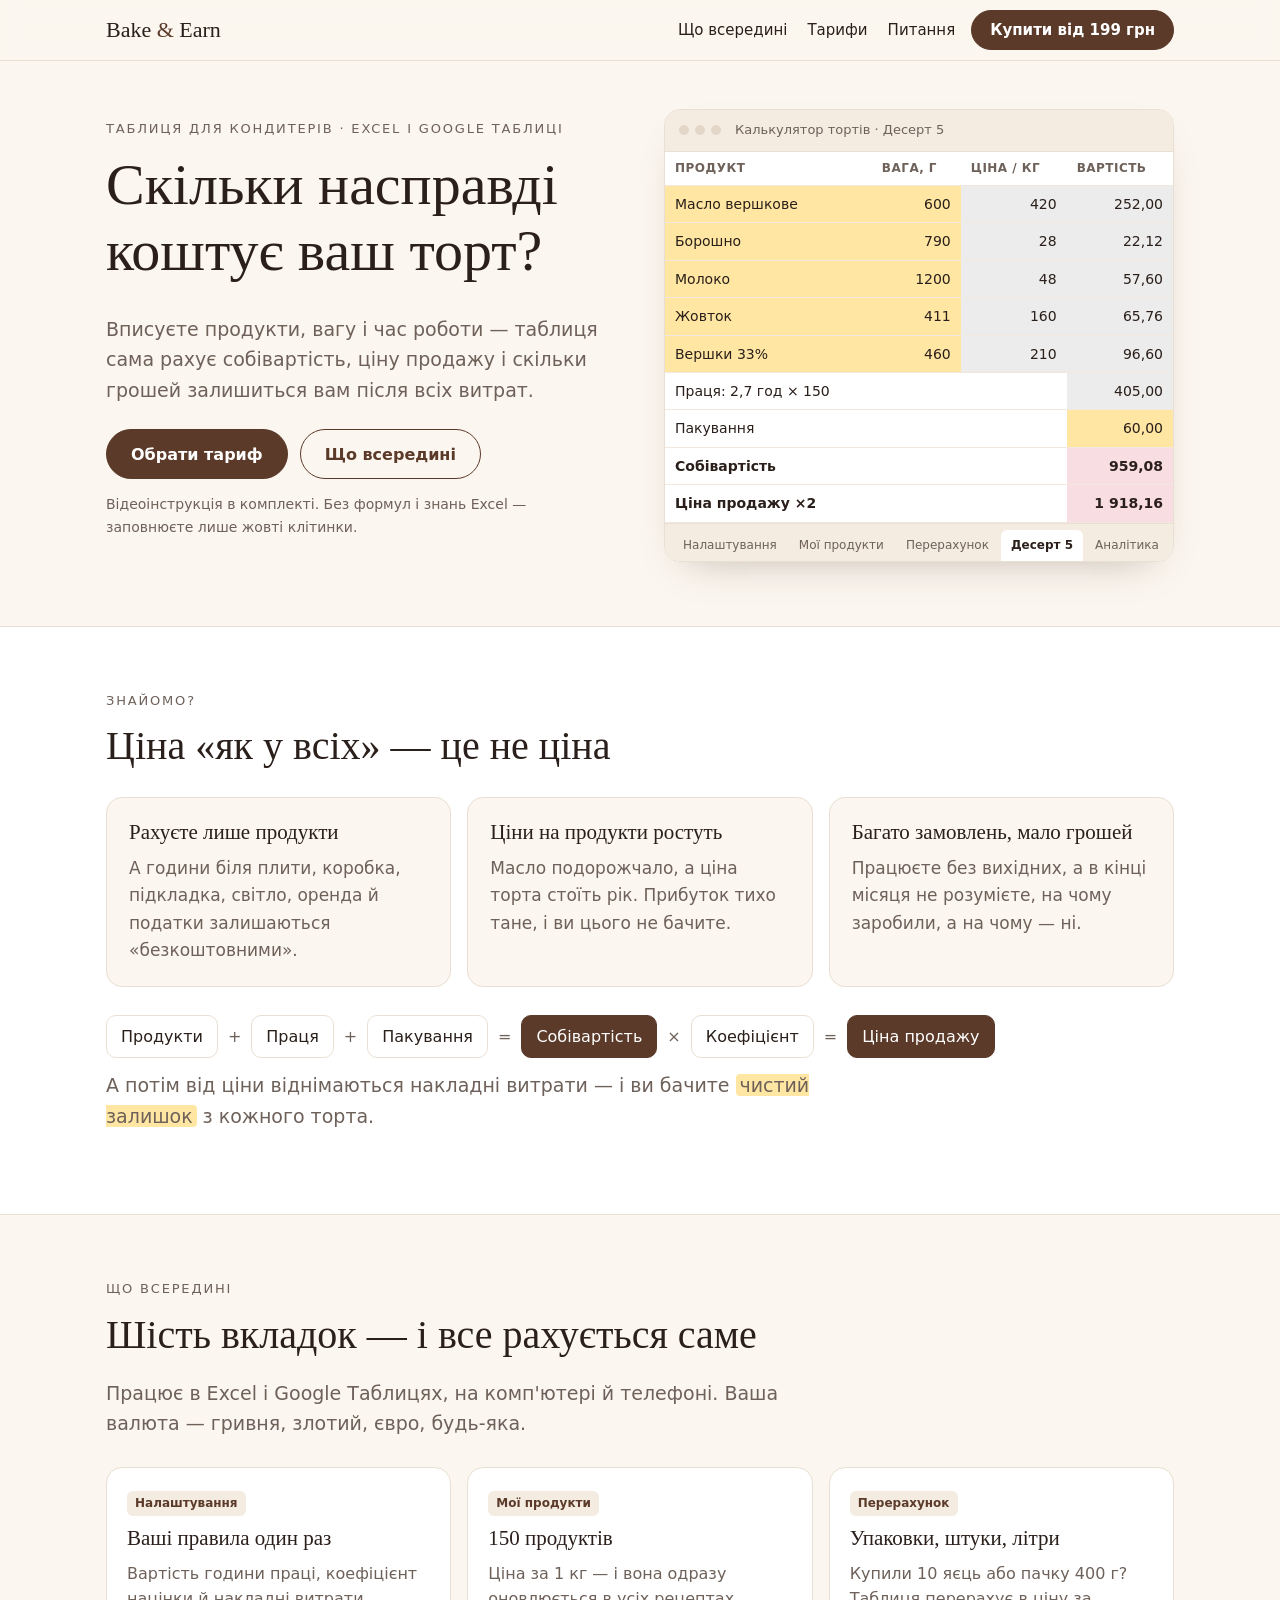
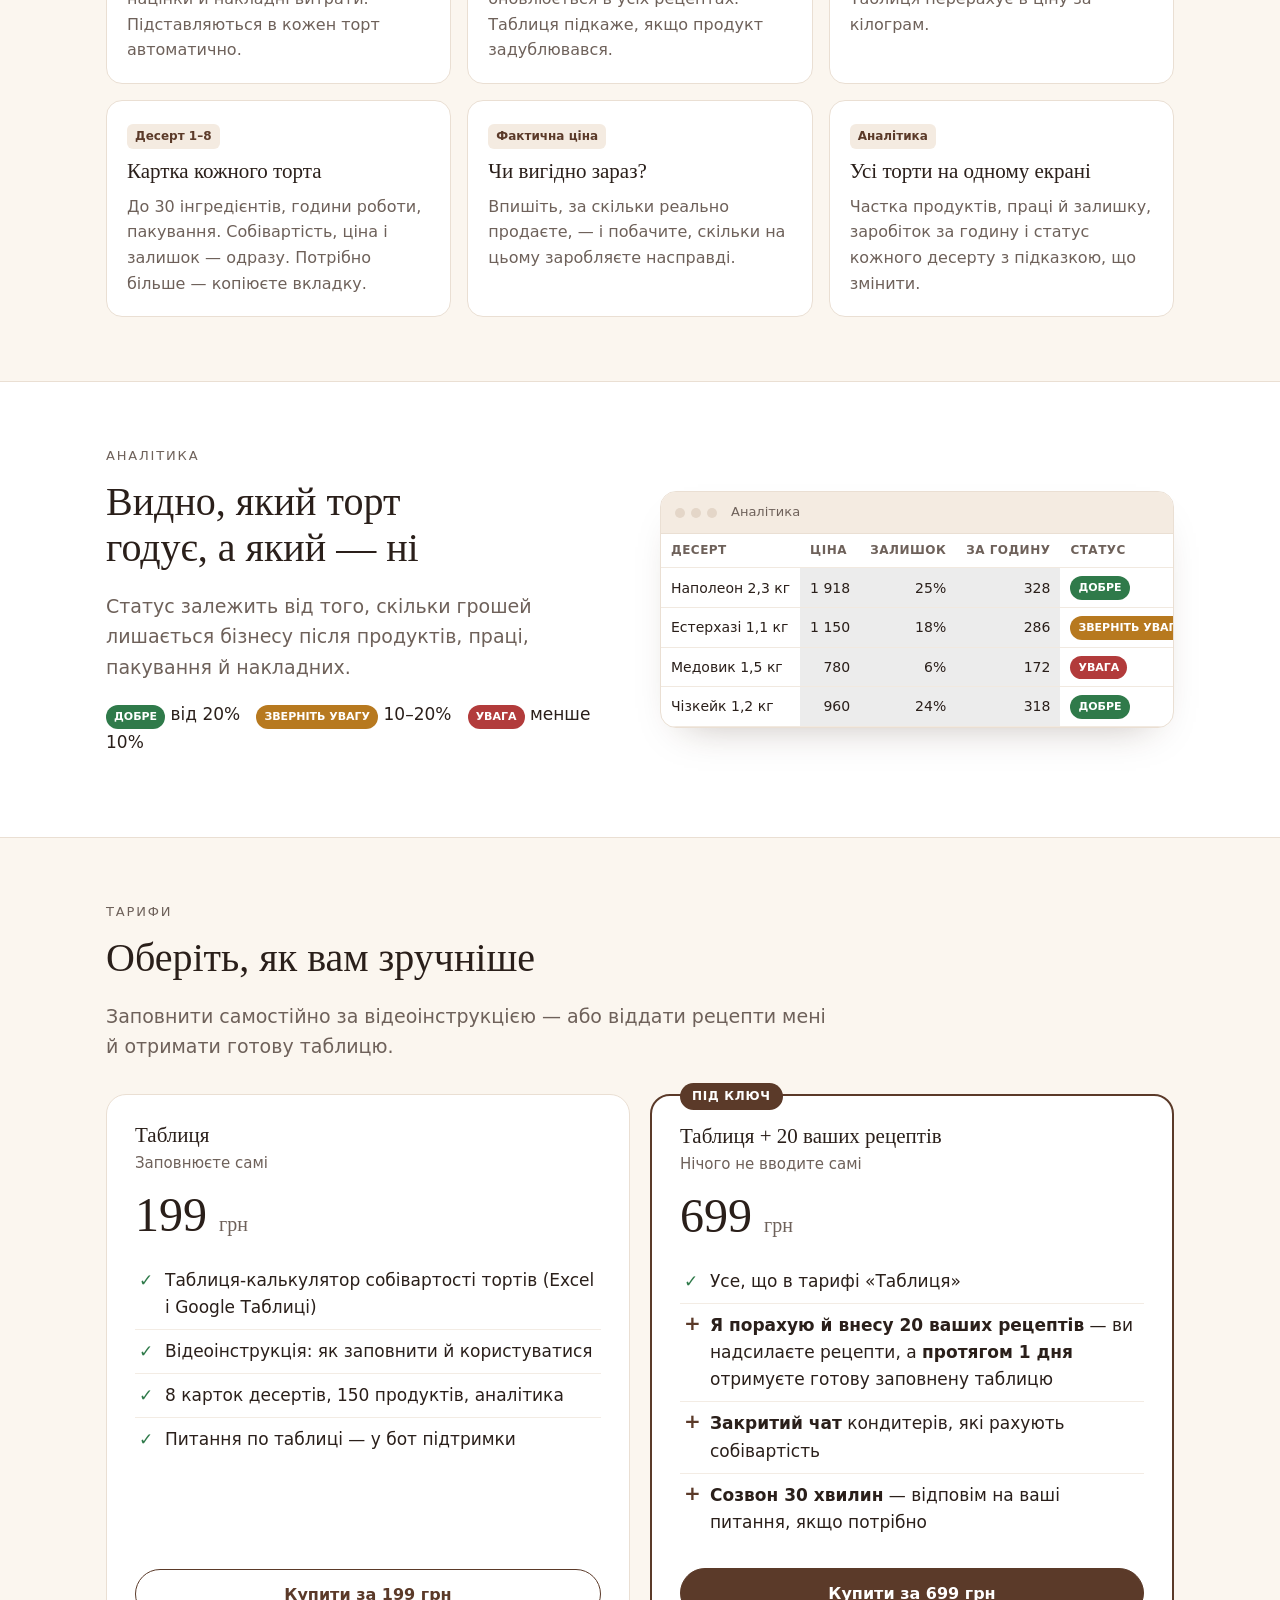
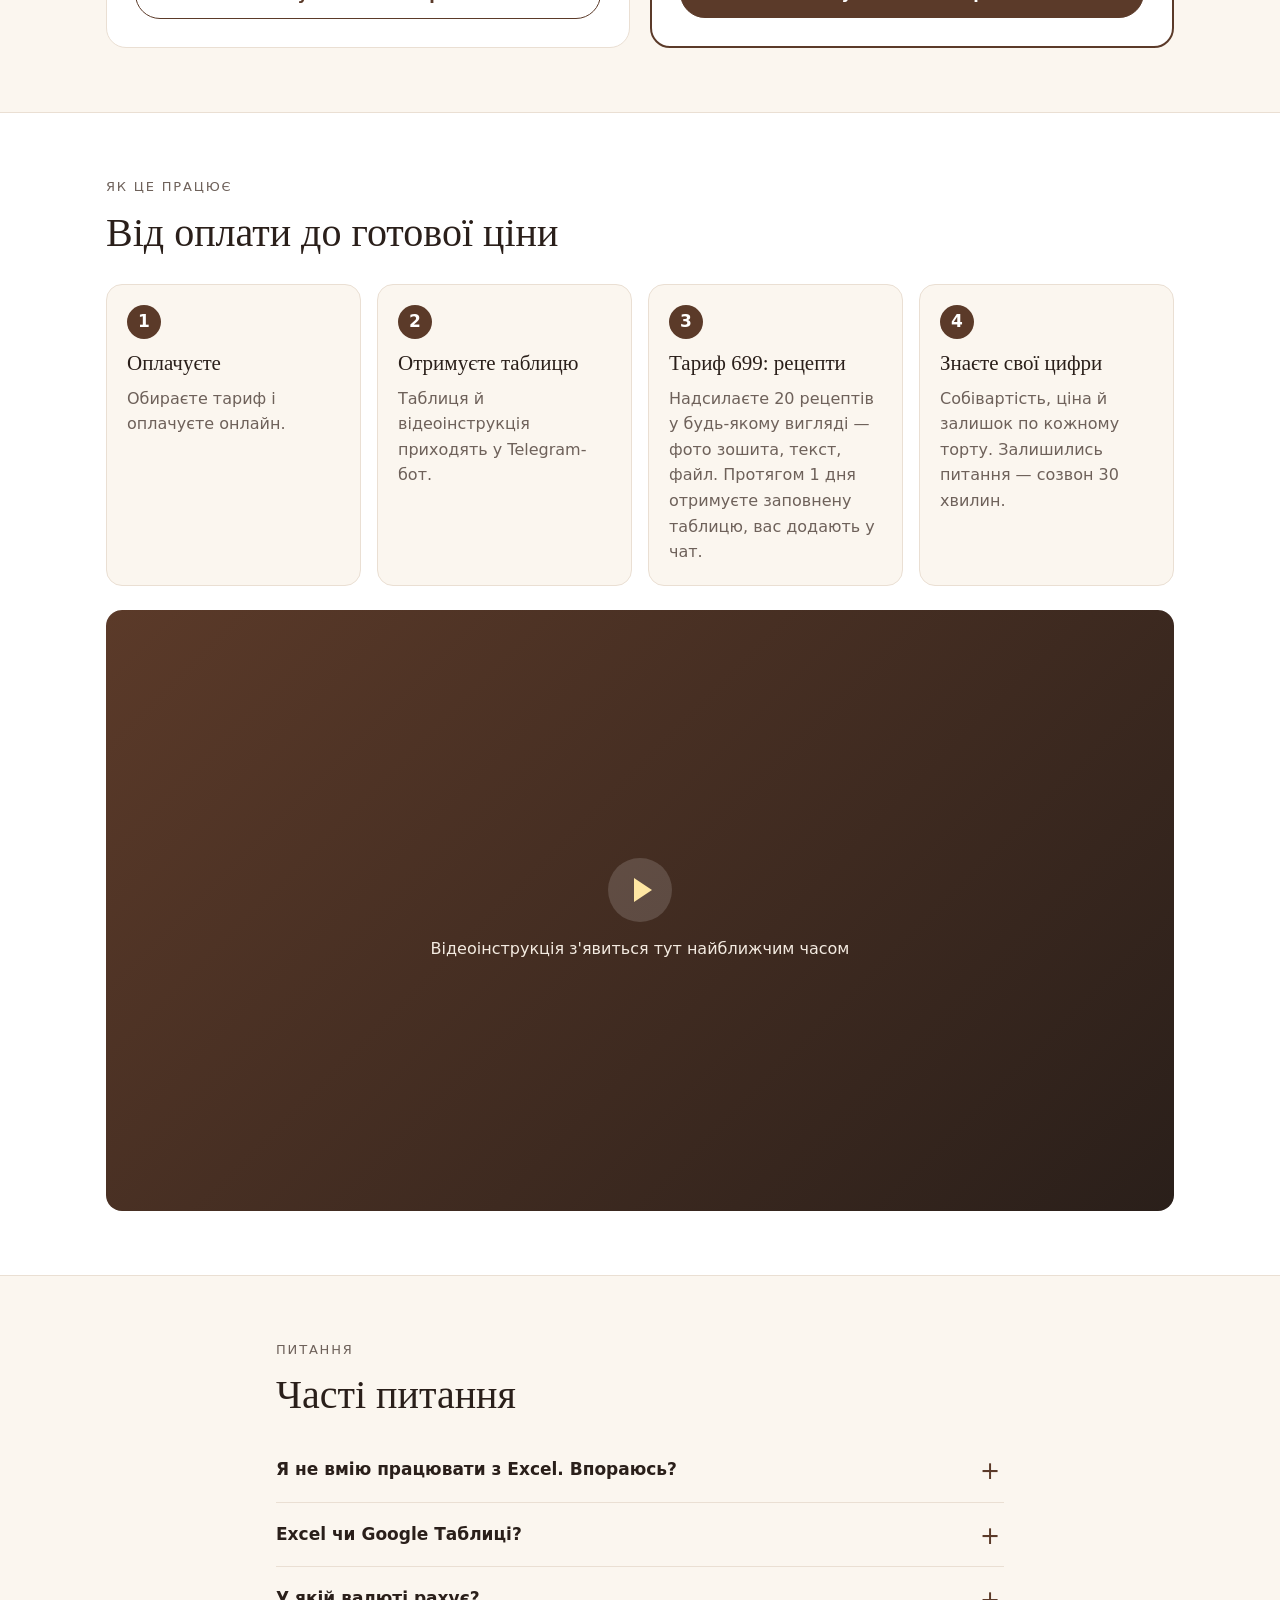
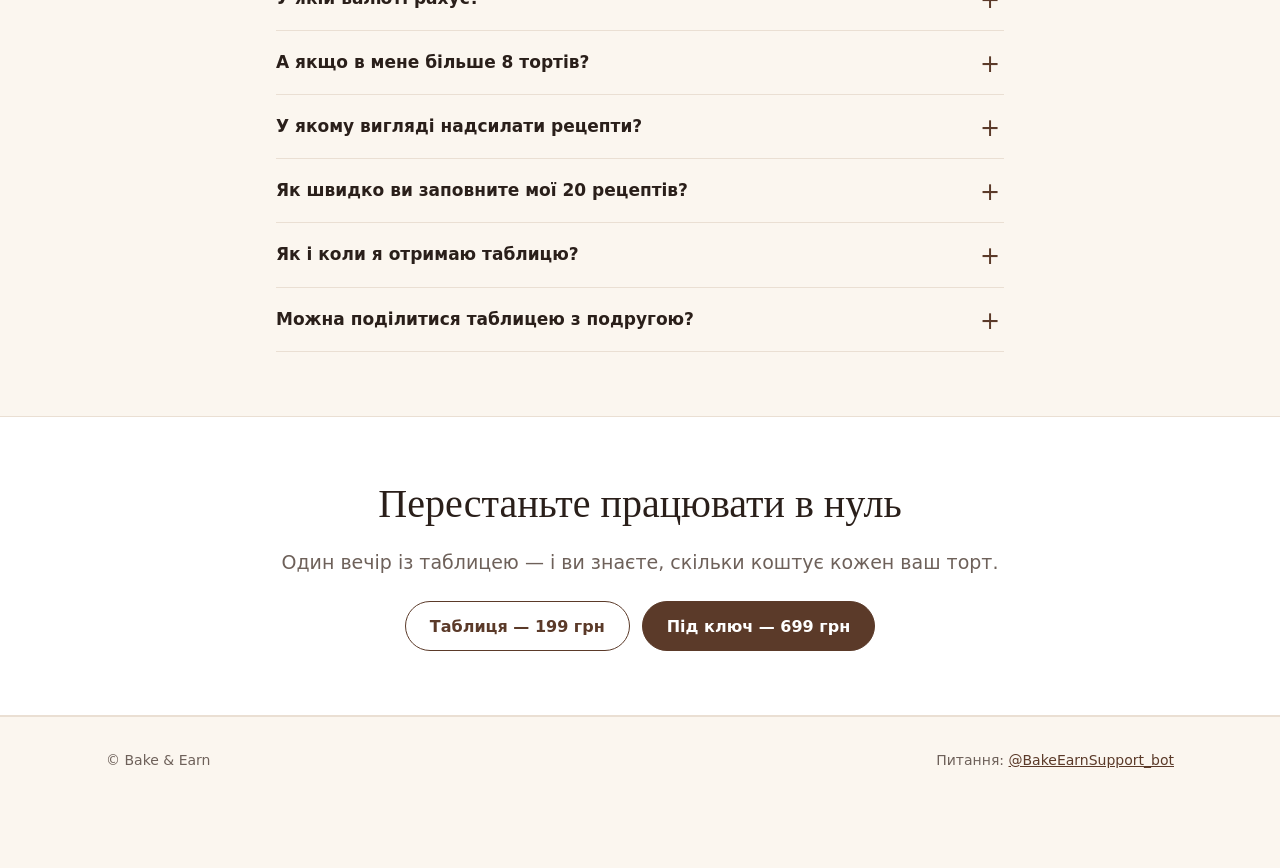
<file: index.html>
<!doctype html>
<html lang="uk"><head><meta charset="utf-8"><title>Bake &amp; Earn</title>
<meta http-equiv="refresh" content="0; url=bakeandearn/">
<link rel="canonical" href="bakeandearn/"></head>
<body><a href="bakeandearn/">Калькулятор собівартості тортів</a></body></html>
</file>
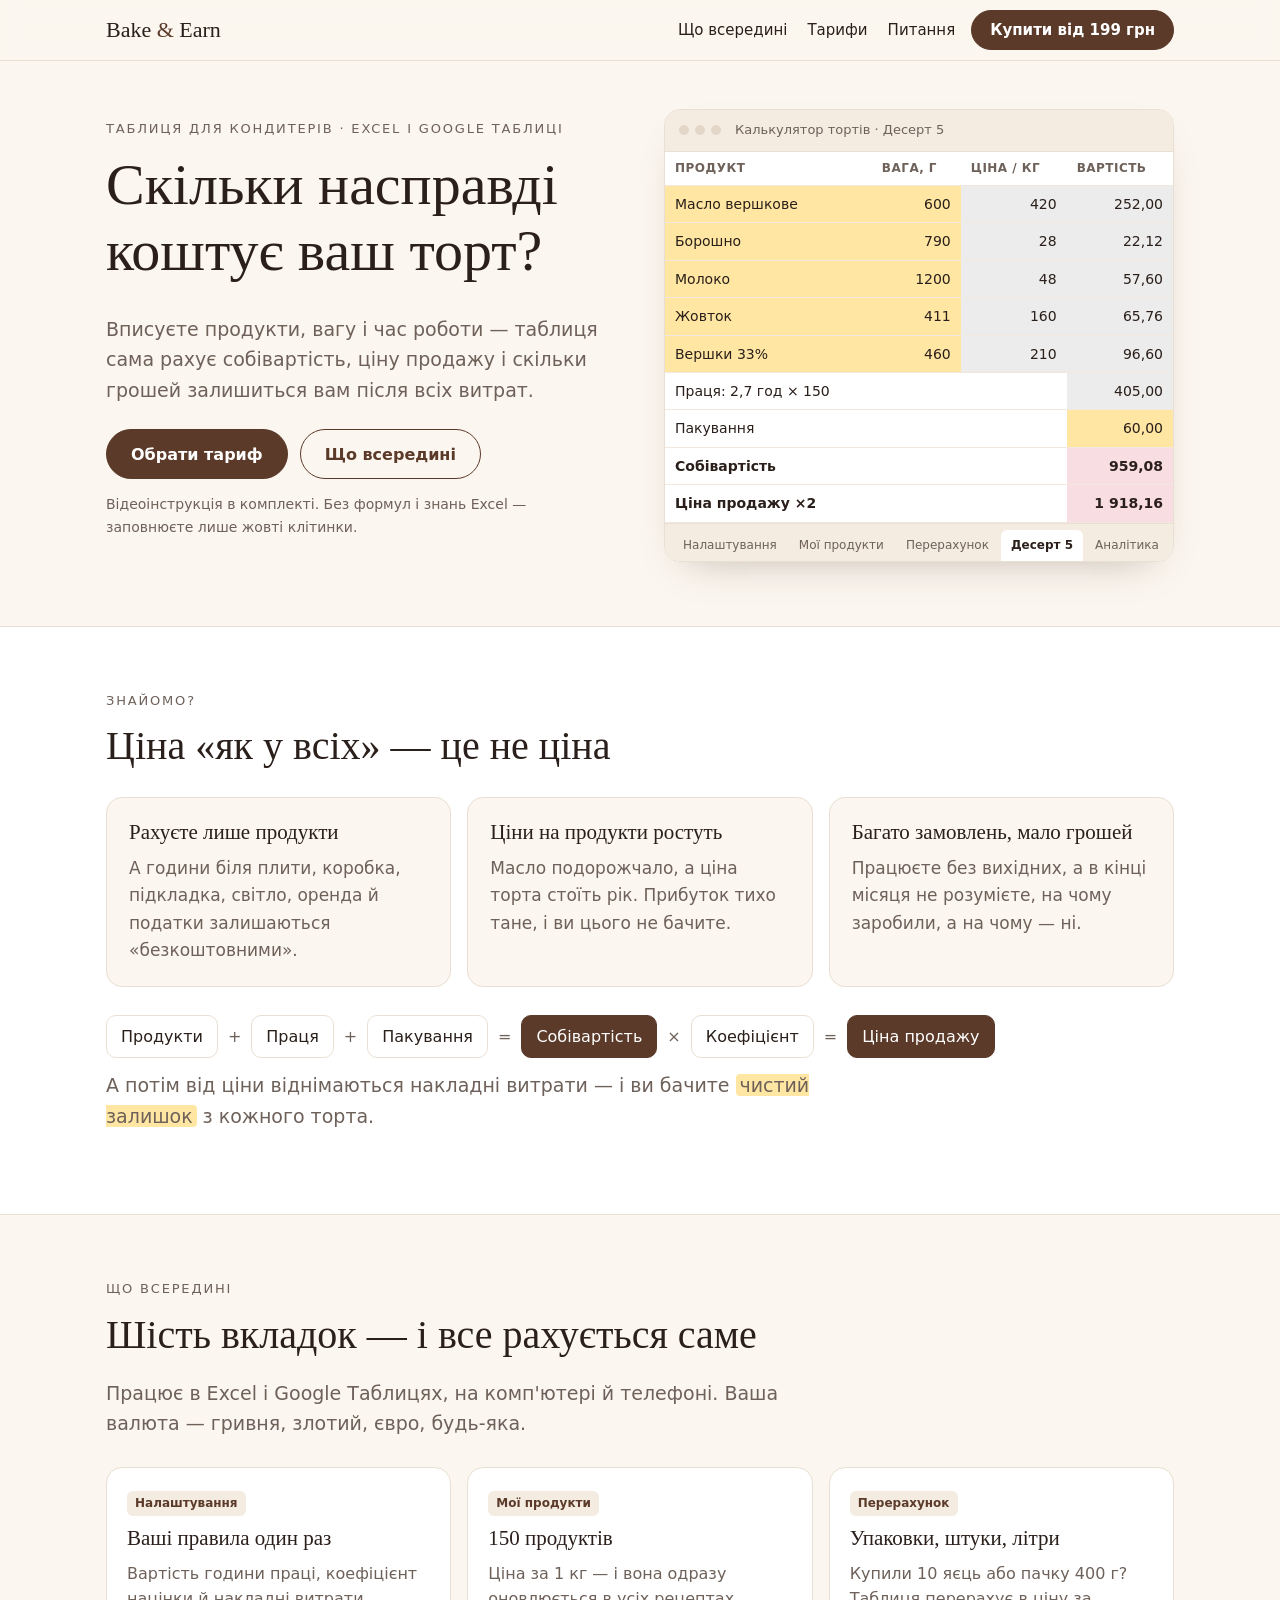
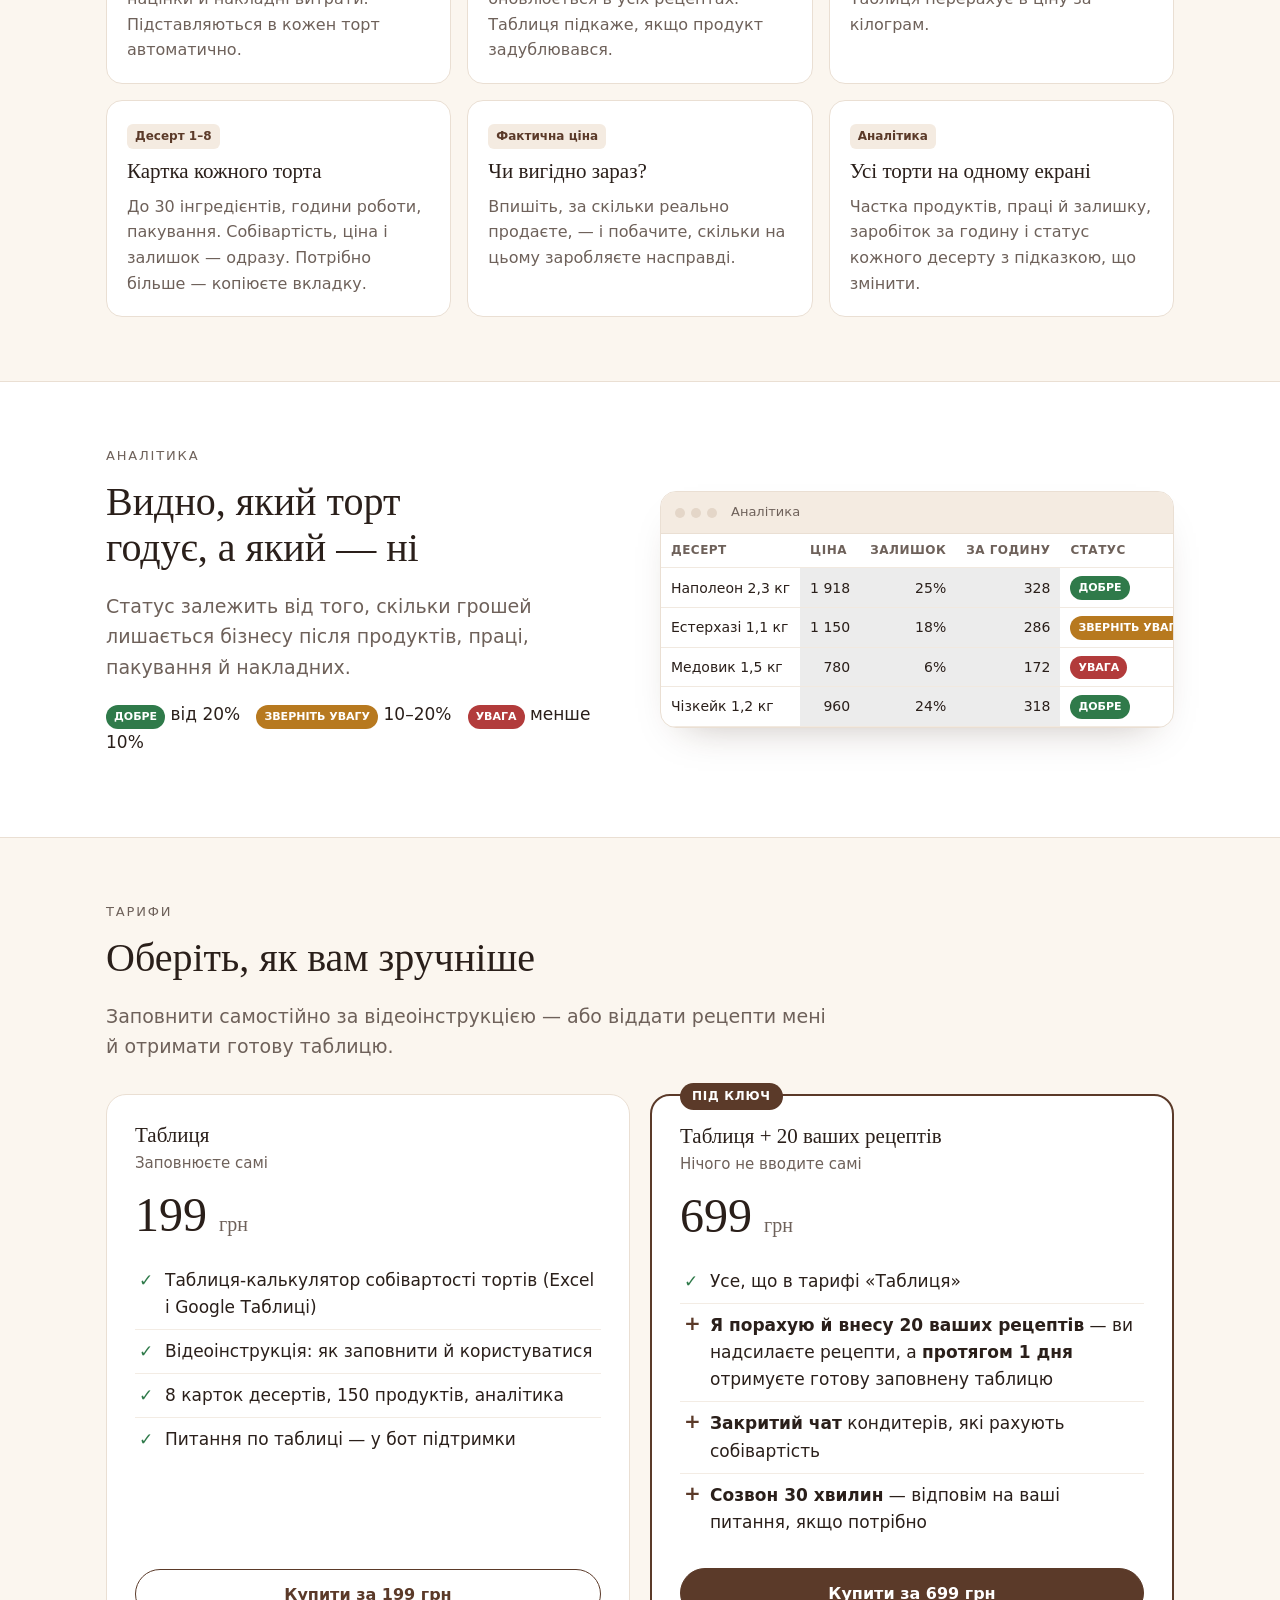
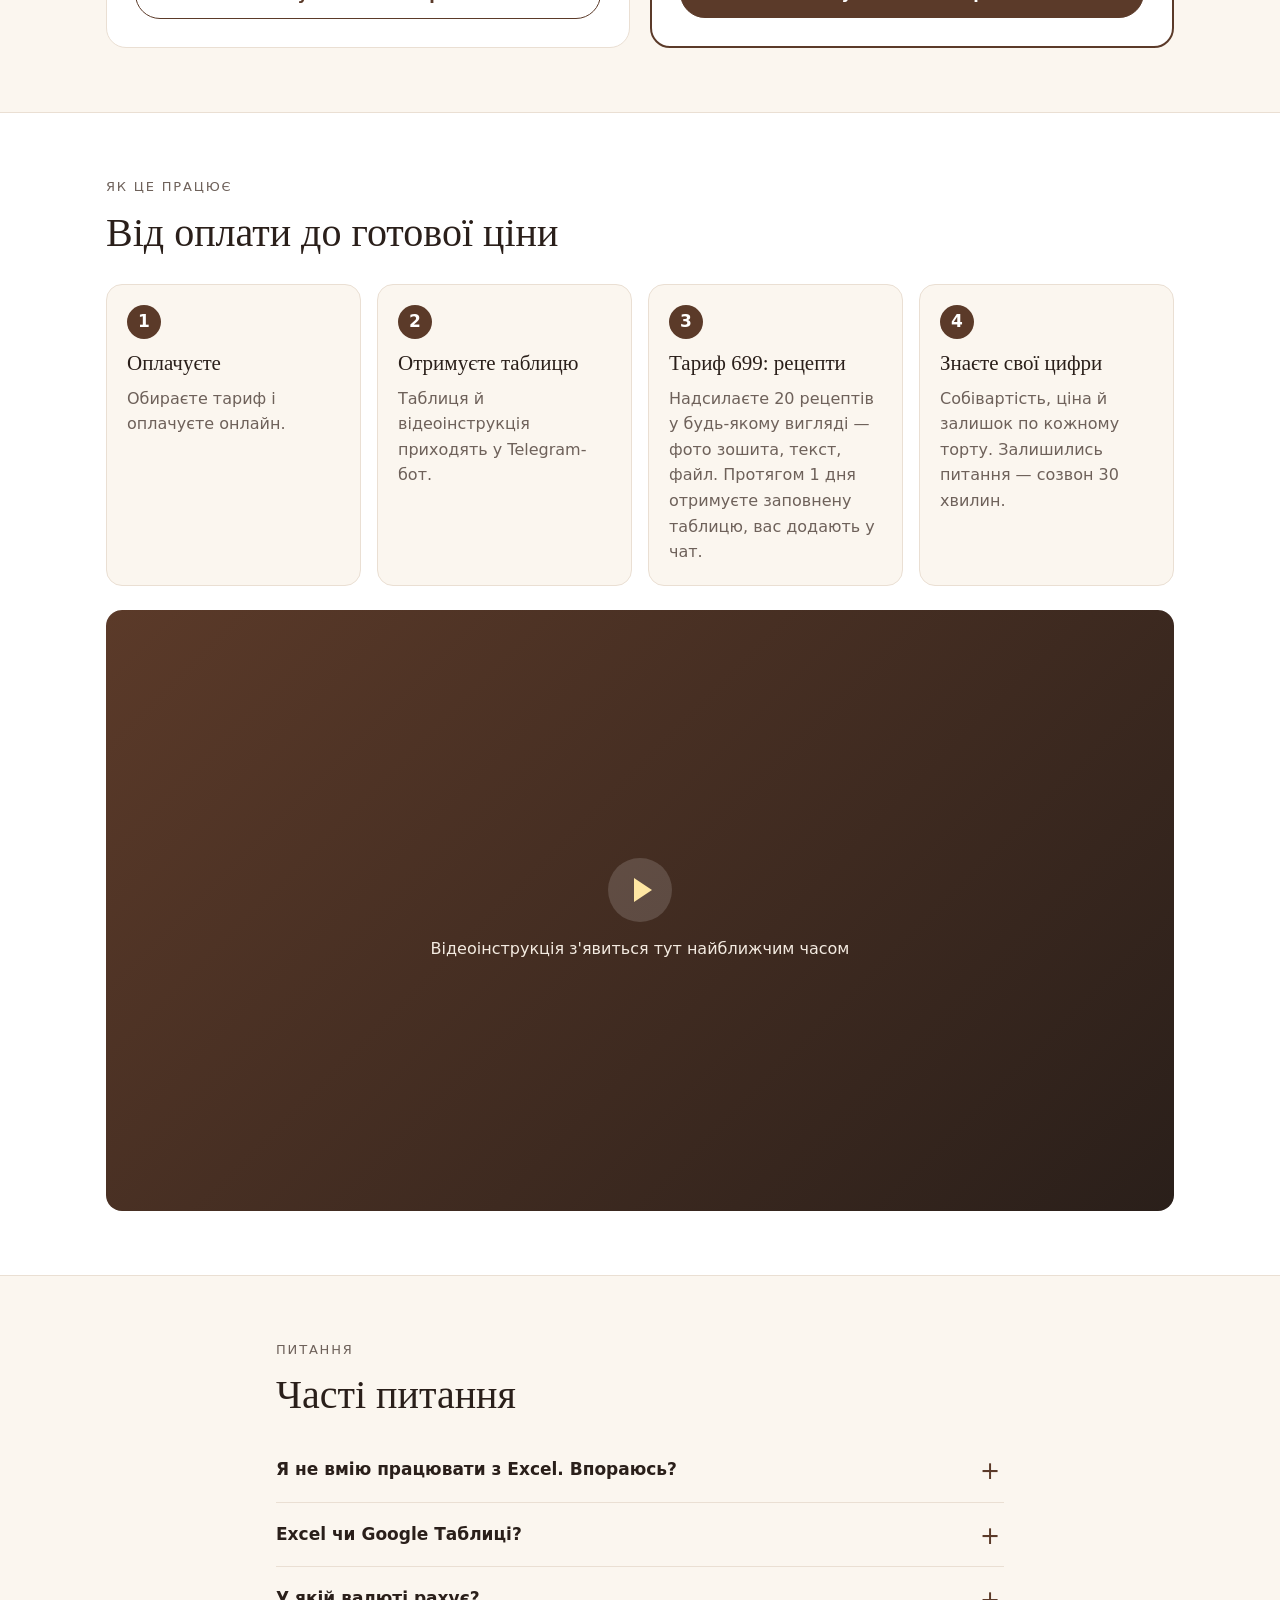
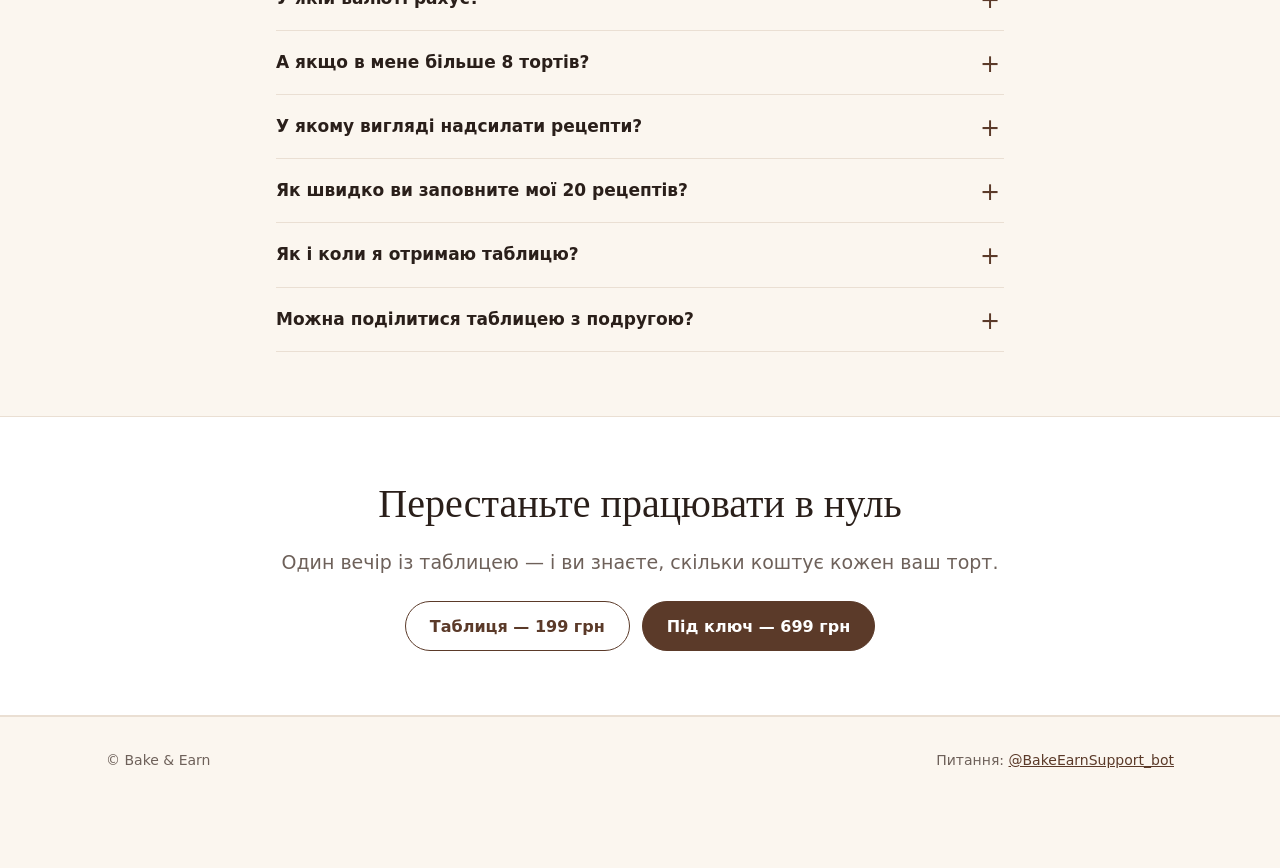
<file: bakeandearn/index.html>
<!doctype html>
<html lang="uk">
<head>
<meta charset="utf-8">
<meta name="viewport" content="width=device-width,initial-scale=1,viewport-fit=cover">
<title>Калькулятор собівартості тортів – Bake &amp; Earn</title>
<meta name="description" content="Таблиця Excel / Google Таблиці: собівартість, ціна продажу і прибуток кожного торта. Відеоінструкція в комплекті. Від 199 грн.">
<meta property="og:type" content="website">
<meta property="og:title" content="Скільки насправді коштує ваш торт?">
<meta property="og:description" content="Таблиця-калькулятор собівартості тортів з відеоінструкцією. Від 199 грн.">
<meta name="theme-color" content="#fbf6ef">
<link rel="icon" href="data:image/svg+xml,%3Csvg xmlns='http://www.w3.org/2000/svg' viewBox='0 0 32 32'%3E%3Crect width='32' height='32' rx='8' fill='%235b3a29'/%3E%3Ctext x='16' y='22' font-size='16' text-anchor='middle' fill='%23ffe7a3' font-family='Georgia'%3EB%26E%3C/text%3E%3C/svg%3E">
<script>
/* ===== НАЛАШТУВАННЯ — змінюйте лише значення в лапках ===== */
var CONFIG = {
  bot: "BakeEarnSupport_bot",   // Telegram-бот без @
  payBasic: "",                  // посилання на оплату 199 грн (Monobank, WayForPay, LiqPay…). Порожньо — кнопка веде в бот
  payPro: "",                    // посилання на оплату 699 грн. Порожньо — кнопка веде в бот
  videoId: ""                    // ID відео на YouTube (напр. "dQw4w9WgXcQ"). Порожньо — показується заглушка «скоро»
};
</script>
<style>
:root{
  --bg:#fbf6ef;--paper:#fff;--ink:#2a1f1a;--muted:#6e615a;--line:#eadfd3;
  --accent:#5b3a29;--accent-ink:#fff;--soft:#f4ebe1;
  --cell-in:#ffe7a3;--cell-calc:#ececec;--cell-res:#f8dde3;
  --good:#2f7a4a;--warn:#b7791f;--bad:#b23b3b;
  --serif:"Iowan Old Style","Palatino Linotype",Palatino,Georgia,serif;
  --sans:system-ui,-apple-system,"Segoe UI",Roboto,Arial,sans-serif;
  --r:16px;color-scheme:light;
}
*{box-sizing:border-box}
html{scroll-behavior:smooth;-webkit-text-size-adjust:100%}
@media (prefers-reduced-motion:reduce){html{scroll-behavior:auto}}
body{margin:0;background:var(--bg);color:var(--ink);font:17px/1.6 var(--sans)}
h1,h2,h3{font-family:var(--serif);font-weight:400;line-height:1.15;margin:0 0 .5em;text-wrap:balance}
h1{font-size:clamp(34px,6.2vw,58px)}
h2{font-size:clamp(28px,4vw,40px)}
h3{font-size:21px}
p{margin:0 0 1em}
a{color:var(--accent)}
.wrap{max-width:1100px;margin:0 auto;padding:0 16px}
section{padding:64px 0;scroll-margin-top:60px}
.alt{background:var(--paper);border-block:1px solid var(--line)}
.lead{font-size:19px;color:var(--muted);max-width:60ch}
.eyebrow{font-size:13px;letter-spacing:.14em;text-transform:uppercase;color:var(--muted);margin-bottom:12px}
mark{background:var(--cell-in);padding:0 .2em;border-radius:4px;color:inherit}

.btn{display:inline-flex;align-items:center;justify-content:center;gap:8px;min-height:50px;padding:12px 24px;border-radius:999px;border:1px solid var(--accent);background:var(--accent);color:var(--accent-ink);font:600 16px/1.2 var(--sans);text-decoration:none;cursor:pointer;text-align:center}
.btn:hover{filter:brightness(1.12)}
.btn.ghost{background:transparent;color:var(--accent)}
.btn:focus-visible,a:focus-visible,summary:focus-visible{outline:2px solid var(--accent);outline-offset:2px}

.top{position:sticky;top:0;z-index:10;background:rgba(251,246,239,.94);backdrop-filter:blur(8px);border-bottom:1px solid var(--line)}
.top .wrap{display:flex;align-items:center;gap:16px;min-height:60px}
.logo{font-family:var(--serif);font-size:22px;color:var(--ink);text-decoration:none}
.logo b{font-weight:400;color:var(--accent)}
.top nav{display:flex;gap:20px;margin-left:auto}
.top nav a{color:var(--ink);text-decoration:none;font-size:15px}
.top .btn{min-height:40px;padding:8px 18px;font-size:15px}
@media (max-width:820px){.top nav{display:none}.top .btn{margin-left:auto}}

/* Перший екран */
.hero{padding:48px 0 64px}
.hero .wrap{display:grid;grid-template-columns:1fr 1fr;gap:48px;align-items:center}
@media (max-width:900px){.hero .wrap{grid-template-columns:1fr;gap:36px}}
.hero-cta{display:flex;flex-wrap:wrap;gap:12px;margin-top:24px}
.hero-note{font-size:14px;color:var(--muted);margin-top:14px}

/* Макет таблиці */
.sheet{background:var(--paper);border:1px solid var(--line);border-radius:var(--r);box-shadow:0 18px 40px -24px rgba(60,35,20,.35);overflow:hidden;font-size:14px}
.sheet-bar{display:flex;gap:6px;align-items:center;padding:10px 14px;background:var(--soft);border-bottom:1px solid var(--line);font-size:13px;color:var(--muted)}
.sheet-bar i{width:10px;height:10px;border-radius:50%;background:#e4d6c8;display:inline-block}
.sheet-bar span{margin-left:8px}
.sheet table{width:100%;border-collapse:collapse}
.sheet th,.sheet td{padding:7px 10px;border-bottom:1px solid #f1e9e0;text-align:left;white-space:nowrap}
.sheet th{font-weight:600;color:var(--muted);font-size:12px;text-transform:uppercase;letter-spacing:.04em}
.sheet td.n{text-align:right;font-variant-numeric:tabular-nums}
.in{background:var(--cell-in)}
.calc{background:var(--cell-calc)}
.res{background:var(--cell-res);font-weight:700}
.sheet-tabs{display:flex;gap:2px;padding:6px 8px 0;background:var(--soft);border-top:1px solid var(--line);overflow:hidden;font-size:12px}
.sheet-tabs span{padding:6px 10px;border-radius:6px 6px 0 0;color:var(--muted);white-space:nowrap}
.sheet-tabs span.on{background:var(--paper);color:var(--ink);font-weight:600}
.legend{display:flex;flex-wrap:wrap;gap:14px;margin-top:14px;font-size:13px;color:var(--muted)}
.legend span::before{content:"";display:inline-block;width:12px;height:12px;border-radius:3px;margin-right:6px;vertical-align:-1px;background:var(--c)}

/* Біль */
.pains{display:grid;grid-template-columns:repeat(3,1fr);gap:16px;margin-top:28px}
@media (max-width:820px){.pains{grid-template-columns:1fr}}
.pain{background:var(--bg);border:1px solid var(--line);border-radius:var(--r);padding:22px}
.pain p:last-child{margin:0;color:var(--muted)}

/* Формула */
.formula{display:flex;flex-wrap:wrap;align-items:center;gap:10px;margin:28px 0 8px;font-size:16px}
.formula span{background:var(--paper);border:1px solid var(--line);border-radius:10px;padding:8px 14px}
.formula b{font-weight:400;color:var(--muted)}
.formula .em{background:var(--accent);color:#fff;border-color:var(--accent)}

/* Що всередині */
.tabs-grid{display:grid;grid-template-columns:repeat(3,1fr);gap:16px;margin-top:28px}
@media (max-width:900px){.tabs-grid{grid-template-columns:1fr 1fr}}
@media (max-width:560px){.tabs-grid{grid-template-columns:1fr}}
.tab{background:var(--paper);border:1px solid var(--line);border-radius:var(--r);padding:20px}
.tab .lbl{display:inline-block;font-size:12px;font-weight:600;background:var(--soft);border-radius:6px;padding:3px 8px;margin-bottom:10px;color:var(--accent)}
.tab p{margin:0;color:var(--muted);font-size:16px}

/* Аналітика */
.an{display:grid;grid-template-columns:1fr 1fr;gap:40px;align-items:center}
@media (max-width:900px){.an{grid-template-columns:1fr}}
.status{display:inline-block;font-size:11px;font-weight:700;padding:3px 8px;border-radius:999px;color:#fff}
.s-good{background:var(--good)}.s-warn{background:var(--warn)}.s-bad{background:var(--bad)}
.scroll-x{overflow-x:auto}

/* Тарифи */
.plans{display:grid;grid-template-columns:1fr 1fr;gap:20px;margin-top:32px;align-items:stretch}
@media (max-width:820px){.plans{grid-template-columns:1fr}}
.plan{background:var(--paper);border:1px solid var(--line);border-radius:20px;padding:28px;display:flex;flex-direction:column}
.plan.pro{border:2px solid var(--accent);position:relative}
.plan .badge{position:absolute;top:-13px;left:28px;background:var(--accent);color:#fff;font-size:12px;font-weight:600;letter-spacing:.06em;text-transform:uppercase;padding:4px 12px;border-radius:999px}
.plan h3{margin-bottom:4px}
.plan .sub{color:var(--muted);font-size:15px;margin-bottom:16px}
.price{font-family:var(--serif);font-size:48px;line-height:1;margin-bottom:20px}
.price small{font-size:20px;color:var(--muted)}
.plan ul{list-style:none;padding:0;margin:0 0 24px;flex:1}
.plan li{padding:8px 0 8px 30px;position:relative;border-bottom:1px solid #f3ece4}
.plan li:last-child{border:0}
.plan li::before{content:"✓";position:absolute;left:4px;top:8px;color:var(--good);font-weight:700}
.plan li.plus::before{content:"+";color:var(--accent);font-size:20px;line-height:1.1}
.plan li strong{font-weight:600}
.plan .btn{width:100%}

/* Кроки */
.steps{display:grid;grid-template-columns:repeat(4,1fr);gap:16px;margin-top:28px;counter-reset:s;padding:0;list-style:none}
@media (max-width:900px){.steps{grid-template-columns:1fr 1fr}}
@media (max-width:560px){.steps{grid-template-columns:1fr}}
.steps li{background:var(--bg);border:1px solid var(--line);border-radius:var(--r);padding:20px;counter-increment:s}
.steps li::before{content:counter(s);display:grid;place-items:center;width:34px;height:34px;border-radius:50%;background:var(--accent);color:#fff;font-weight:700;margin-bottom:12px}
.steps p{margin:0;color:var(--muted);font-size:16px}

/* Відео */
.video{aspect-ratio:16/9;border-radius:var(--r);overflow:hidden;background:#000;margin-top:24px}
.video iframe{width:100%;height:100%;border:0}
.video-soon{height:100%;display:flex;flex-direction:column;align-items:center;justify-content:center;gap:14px;padding:16px;text-align:center;color:#f4ebe1;background:linear-gradient(135deg,#5b3a29,#2a1f1a);font-size:16px}
.play{width:64px;height:64px;border-radius:50%;background:rgba(255,255,255,.15);position:relative}
.play::after{content:"";position:absolute;left:26px;top:20px;border-left:18px solid #ffe7a3;border-block:12px solid transparent}

/* FAQ */
.faq{max-width:760px}
details{border-bottom:1px solid var(--line);padding:4px 0}
summary{cursor:pointer;padding:14px 32px 14px 0;font-weight:600;list-style:none;position:relative}
summary::-webkit-details-marker{display:none}
summary::after{content:"+";position:absolute;right:4px;top:10px;font-size:24px;font-weight:400;color:var(--accent)}
details[open] summary::after{content:"−"}
details p{color:var(--muted)}

.final{text-align:center}
.final .hero-cta{justify-content:center}
footer{padding:32px 0 96px;font-size:14px;color:var(--muted);border-top:1px solid var(--line)}
footer .wrap{display:flex;flex-wrap:wrap;gap:12px 24px;justify-content:space-between}

/* Нижня кнопка на телефоні */
.mbar{display:none}
@media (max-width:820px){
  .mbar{display:flex;position:fixed;left:0;right:0;bottom:0;z-index:10;padding:10px 16px calc(10px + env(safe-area-inset-bottom));background:rgba(251,246,239,.96);backdrop-filter:blur(8px);border-top:1px solid var(--line)}
  .mbar .btn{width:100%}
}
</style>
</head>
<body>

<header class="top">
  <div class="wrap">
    <a class="logo" href="#">Bake <b>&amp;</b> Earn</a>
    <nav>
      <a href="#inside">Що всередині</a>
      <a href="#plans">Тарифи</a>
      <a href="#faq">Питання</a>
    </nav>
    <a class="btn" href="#plans">Купити від 199 грн</a>
  </div>
</header>

<main>
<section class="hero">
  <div class="wrap">
    <div>
      <div class="eyebrow">Таблиця для кондитерів · Excel і Google Таблиці</div>
      <h1>Скільки насправді коштує ваш торт?</h1>
      <p class="lead">Вписуєте продукти, вагу і час роботи — таблиця сама рахує собівартість, ціну продажу і скільки грошей залишиться вам після всіх витрат.</p>
      <div class="hero-cta">
        <a class="btn" href="#plans">Обрати тариф</a>
        <a class="btn ghost" href="#inside">Що всередині</a>
      </div>
      <p class="hero-note">Відеоінструкція в комплекті. Без формул і знань Excel — заповнюєте лише жовті клітинки.</p>
    </div>

    <figure class="sheet" style="margin:0" aria-label="Приклад розрахунку в таблиці">
      <div class="sheet-bar"><i></i><i></i><i></i><span>Калькулятор тортів · Десерт 5</span></div>
      <div class="scroll-x">
      <table>
        <thead><tr><th>Продукт</th><th class="n">Вага, г</th><th class="n">Ціна / кг</th><th class="n">Вартість</th></tr></thead>
        <tbody>
          <tr><td class="in">Масло вершкове</td><td class="in n">600</td><td class="calc n">420</td><td class="calc n">252,00</td></tr>
          <tr><td class="in">Борошно</td><td class="in n">790</td><td class="calc n">28</td><td class="calc n">22,12</td></tr>
          <tr><td class="in">Молоко</td><td class="in n">1200</td><td class="calc n">48</td><td class="calc n">57,60</td></tr>
          <tr><td class="in">Жовток</td><td class="in n">411</td><td class="calc n">160</td><td class="calc n">65,76</td></tr>
          <tr><td class="in">Вершки 33%</td><td class="in n">460</td><td class="calc n">210</td><td class="calc n">96,60</td></tr>
          <tr><td>Праця: 2,7 год × 150</td><td></td><td></td><td class="calc n">405,00</td></tr>
          <tr><td>Пакування</td><td></td><td></td><td class="in n">60,00</td></tr>
          <tr><td><strong>Собівартість</strong></td><td></td><td></td><td class="res n">959,08</td></tr>
          <tr><td><strong>Ціна продажу ×2</strong></td><td></td><td></td><td class="res n">1 918,16</td></tr>
        </tbody>
      </table>
      </div>
      <div class="sheet-tabs"><span>Налаштування</span><span>Мої продукти</span><span>Перерахунок</span><span class="on">Десерт 5</span><span>Аналітика</span></div>
    </figure>
  </div>
</section>

<section class="alt">
  <div class="wrap">
    <div class="eyebrow">Знайомо?</div>
    <h2>Ціна «як у всіх» — це не ціна</h2>
    <div class="pains">
      <div class="pain"><h3>Рахуєте лише продукти</h3><p>А години біля плити, коробка, підкладка, світло, оренда й податки залишаються «безкоштовними».</p></div>
      <div class="pain"><h3>Ціни на продукти ростуть</h3><p>Масло подорожчало, а ціна торта стоїть рік. Прибуток тихо тане, і ви цього не бачите.</p></div>
      <div class="pain"><h3>Багато замовлень, мало грошей</h3><p>Працюєте без вихідних, а в кінці місяця не розумієте, на чому заробили, а на чому — ні.</p></div>
    </div>
    <div class="formula" aria-label="Як рахується ціна">
      <span>Продукти</span><b>+</b><span>Праця</span><b>+</b><span>Пакування</span><b>=</b><span class="em">Собівартість</span><b>×</b><span>Коефіцієнт</span><b>=</b><span class="em">Ціна продажу</span>
    </div>
    <p class="lead" style="margin-top:12px">А потім від ціни віднімаються накладні витрати — і ви бачите <mark>чистий залишок</mark> з кожного торта.</p>
  </div>
</section>

<section id="inside">
  <div class="wrap">
    <div class="eyebrow">Що всередині</div>
    <h2>Шість вкладок — і все рахується саме</h2>
    <p class="lead">Працює в Excel і Google Таблицях, на комп'ютері й телефоні. Ваша валюта — гривня, злотий, євро, будь-яка.</p>
    <div class="tabs-grid">
      <div class="tab"><span class="lbl">Налаштування</span><h3>Ваші правила один раз</h3><p>Вартість години праці, коефіцієнт націнки й накладні витрати. Підставляються в кожен торт автоматично.</p></div>
      <div class="tab"><span class="lbl">Мої продукти</span><h3>150 продуктів</h3><p>Ціна за 1 кг — і вона одразу оновлюється в усіх рецептах. Таблиця підкаже, якщо продукт задублювався.</p></div>
      <div class="tab"><span class="lbl">Перерахунок</span><h3>Упаковки, штуки, літри</h3><p>Купили 10 яєць або пачку 400 г? Таблиця перерахує в ціну за кілограм.</p></div>
      <div class="tab"><span class="lbl">Десерт 1–8</span><h3>Картка кожного торта</h3><p>До 30 інгредієнтів, години роботи, пакування. Собівартість, ціна і залишок — одразу. Потрібно більше — копіюєте вкладку.</p></div>
      <div class="tab"><span class="lbl">Фактична ціна</span><h3>Чи вигідно зараз?</h3><p>Впишіть, за скільки реально продаєте, — і побачите, скільки на цьому заробляєте насправді.</p></div>
      <div class="tab"><span class="lbl">Аналітика</span><h3>Усі торти на одному екрані</h3><p>Частка продуктів, праці й залишку, заробіток за годину і статус кожного десерту з підказкою, що змінити.</p></div>
    </div>
  </div>
</section>

<section class="alt">
  <div class="wrap an">
    <div>
      <div class="eyebrow">Аналітика</div>
      <h2>Видно, який торт годує, а який — ні</h2>
      <p class="lead">Статус залежить від того, скільки грошей лишається бізнесу після продуктів, праці, пакування й накладних.</p>
      <p><span class="status s-good">ДОБРЕ</span> від 20% &nbsp; <span class="status s-warn">ЗВЕРНІТЬ УВАГУ</span> 10–20% &nbsp; <span class="status s-bad">УВАГА</span> менше 10%</p>
    </div>
    <figure class="sheet" style="margin:0" aria-label="Приклад вкладки Аналітика">
      <div class="sheet-bar"><i></i><i></i><i></i><span>Аналітика</span></div>
      <div class="scroll-x">
      <table>
        <thead><tr><th>Десерт</th><th class="n">Ціна</th><th class="n">Залишок</th><th class="n">За годину</th><th>Статус</th></tr></thead>
        <tbody>
          <tr><td>Наполеон 2,3 кг</td><td class="calc n">1 918</td><td class="calc n">25%</td><td class="calc n">328</td><td><span class="status s-good">ДОБРЕ</span></td></tr>
          <tr><td>Естерхазі 1,1 кг</td><td class="calc n">1 150</td><td class="calc n">18%</td><td class="calc n">286</td><td><span class="status s-warn">ЗВЕРНІТЬ УВАГУ</span></td></tr>
          <tr><td>Медовик 1,5 кг</td><td class="calc n">780</td><td class="calc n">6%</td><td class="calc n">172</td><td><span class="status s-bad">УВАГА</span></td></tr>
          <tr><td>Чізкейк 1,2 кг</td><td class="calc n">960</td><td class="calc n">24%</td><td class="calc n">318</td><td><span class="status s-good">ДОБРЕ</span></td></tr>
        </tbody>
      </table>
      </div>
    </figure>
  </div>
</section>

<section id="plans">
  <div class="wrap">
    <div class="eyebrow">Тарифи</div>
    <h2>Оберіть, як вам зручніше</h2>
    <p class="lead">Заповнити самостійно за відеоінструкцією — або віддати рецепти мені й отримати готову таблицю.</p>
    <div class="plans">
      <article class="plan">
        <h3>Таблиця</h3>
        <div class="sub">Заповнюєте самі</div>
        <div class="price">199 <small>грн</small></div>
        <ul>
          <li>Таблиця-калькулятор собівартості тортів (Excel і Google Таблиці)</li>
          <li>Відеоінструкція: як заповнити й користуватися</li>
          <li>8 карток десертів, 150 продуктів, аналітика</li>
          <li>Питання по таблиці — у бот підтримки</li>
        </ul>
        <a class="btn ghost" data-pay="basic" href="https://t.me/BakeEarnSupport_bot?start=basic">Купити за 199 грн</a>
      </article>
      <article class="plan pro">
        <span class="badge">Під ключ</span>
        <h3>Таблиця + 20 ваших рецептів</h3>
        <div class="sub">Нічого не вводите самі</div>
        <div class="price">699 <small>грн</small></div>
        <ul>
          <li>Усе, що в тарифі «Таблиця»</li>
          <li class="plus"><strong>Я порахую й внесу 20 ваших рецептів</strong> — ви надсилаєте рецепти, а <strong>протягом 1 дня</strong> отримуєте готову заповнену таблицю</li>
          <li class="plus"><strong>Закритий чат</strong> кондитерів, які рахують собівартість</li>
          <li class="plus"><strong>Созвон 30 хвилин</strong> — відповім на ваші питання, якщо потрібно</li>
        </ul>
        <a class="btn" data-pay="pro" href="https://t.me/BakeEarnSupport_bot?start=pro">Купити за 699 грн</a>
      </article>
    </div>
  </div>
</section>

<section class="alt">
  <div class="wrap">
    <div class="eyebrow">Як це працює</div>
    <h2>Від оплати до готової ціни</h2>
    <ol class="steps">
      <li><h3>Оплачуєте</h3><p>Обираєте тариф і оплачуєте онлайн.</p></li>
      <li><h3>Отримуєте таблицю</h3><p>Таблиця й відеоінструкція приходять у Telegram-бот.</p></li>
      <li><h3>Тариф 699: рецепти</h3><p>Надсилаєте 20 рецептів у будь-якому вигляді — фото зошита, текст, файл. Протягом 1 дня отримуєте заповнену таблицю, вас додають у чат.</p></li>
      <li><h3>Знаєте свої цифри</h3><p>Собівартість, ціна й залишок по кожному торту. Залишились питання — созвон 30 хвилин.</p></li>
    </ol>
    <div class="video" id="video"><div class="video-soon"><span class="play" aria-hidden="true"></span>Відеоінструкція з'явиться тут найближчим часом</div></div>
  </div>
</section>

<section id="faq">
  <div class="wrap faq">
    <div class="eyebrow">Питання</div>
    <h2>Часті питання</h2>
    <details><summary>Я не вмію працювати з Excel. Впораюсь?</summary><p>Так. Заповнюються лише жовті клітинки: назва продукту, вага, ціна. Усі формули вже налаштовані, а відеоінструкція покаже кожен крок. Не хочете розбиратися взагалі — оберіть тариф за 699 грн, і я заповню таблицю за вас.</p></details>
    <details><summary>Excel чи Google Таблиці?</summary><p>Працює і там, і там. Google Таблиці безкоштовні й відкриваються з телефону.</p></details>
    <details><summary>У якій валюті рахує?</summary><p>У будь-якій. Валюту вказуєте один раз у «Налаштуваннях», і вона підставляється в усі розрахунки.</p></details>
    <details><summary>А якщо в мене більше 8 тортів?</summary><p>Клацніть правою кнопкою на вкладці десерту → «Копіювати». Можна додати скільки завгодно.</p></details>
    <details><summary>У якому вигляді надсилати рецепти?</summary><p>Як вам зручно: фото сторінки із зошита, текст у повідомленні, документ. Головне — продукти і їх вага. Ціни на продукти теж знадобляться: надішліть, де й почому купуєте.</p></details>
    <details><summary>Як швидко ви заповните мої 20 рецептів?</summary><p>Протягом 1 дня після того, як ви надішлете рецепти й ціни на продукти.</p></details>
    <details><summary>Як і коли я отримаю таблицю?</summary><p>Після оплати — у Telegram-боті @BakeEarnSupport_bot: файл, відео, а для тарифу 699 грн — посилання на чат і запис на созвон.</p></details>
    <details><summary>Можна поділитися таблицею з подругою?</summary><p>Таблиця для вашої особистої роботи, передавати її іншим не можна. Хочете порадити — дайте посилання на цю сторінку.</p></details>
  </div>
</section>

<section class="alt final">
  <div class="wrap">
    <h2>Перестаньте працювати в нуль</h2>
    <p class="lead" style="margin-inline:auto">Один вечір із таблицею — і ви знаєте, скільки коштує кожен ваш торт.</p>
    <div class="hero-cta">
      <a class="btn ghost" data-pay="basic" href="https://t.me/BakeEarnSupport_bot?start=basic">Таблиця — 199 грн</a>
      <a class="btn" data-pay="pro" href="https://t.me/BakeEarnSupport_bot?start=pro">Під ключ — 699 грн</a>
    </div>
  </div>
</section>
</main>

<footer>
  <div class="wrap">
    <span>© Bake &amp; Earn</span>
    <span>Питання: <a data-bot href="https://t.me/BakeEarnSupport_bot">@BakeEarnSupport_bot</a></span>
  </div>
</footer>

<div class="mbar"><a class="btn" href="#plans">Купити від 199 грн</a></div>

<script>
(function () {
  var bot = 'https://t.me/' + CONFIG.bot;
  document.querySelectorAll('[data-pay]').forEach(function (a) {
    var plan = a.getAttribute('data-pay');
    var url = plan === 'pro' ? CONFIG.payPro : CONFIG.payBasic;
    a.href = url || bot + '?start=' + plan;
    a.target = '_blank';
    a.rel = 'noopener';
  });
  document.querySelectorAll('[data-bot]').forEach(function (a) {
    a.href = bot;
    a.textContent = '@' + CONFIG.bot;
  });
  if (CONFIG.videoId) {
    var v = document.getElementById('video');
    v.innerHTML = '<iframe src="https://www.youtube-nocookie.com/embed/' + encodeURIComponent(CONFIG.videoId) +
      '" title="Відеоінструкція" loading="lazy" allow="encrypted-media; picture-in-picture" allowfullscreen></iframe>';
  }
})();
</script>
</body>
</html>
</file>
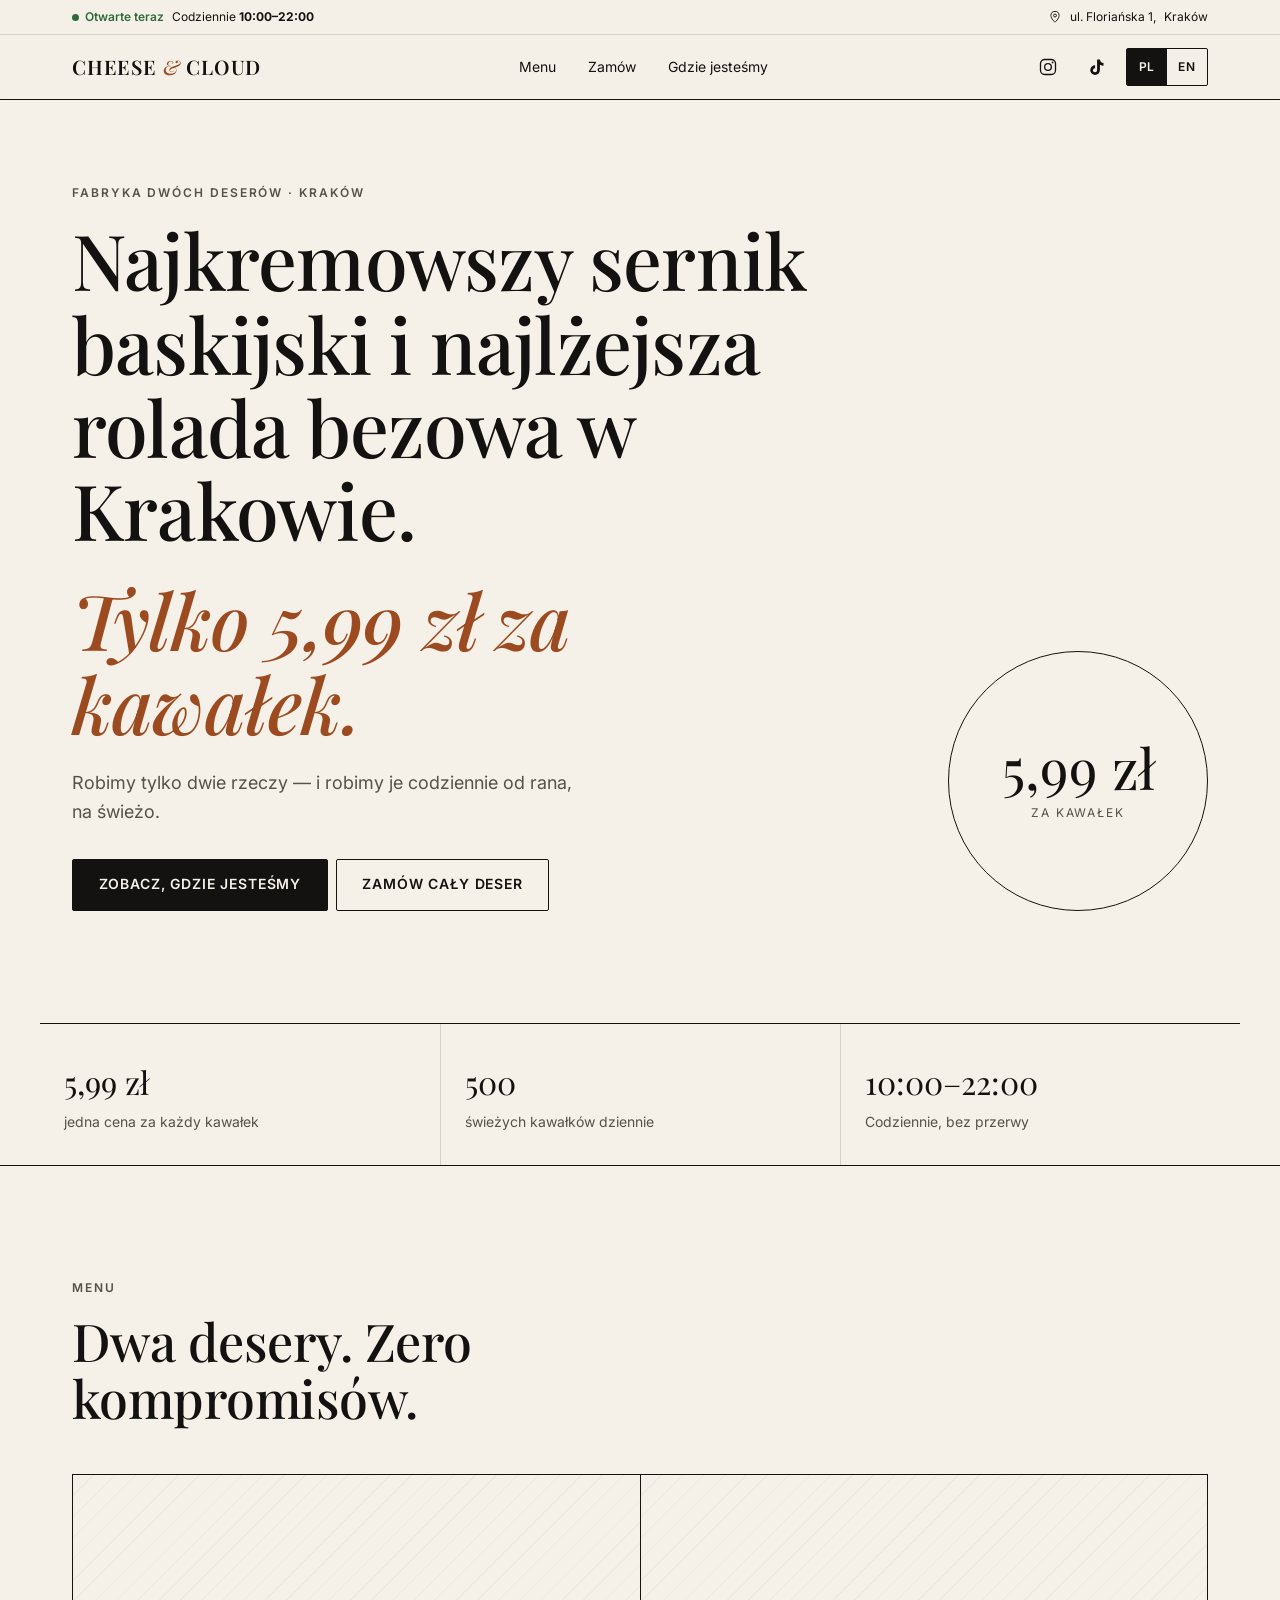
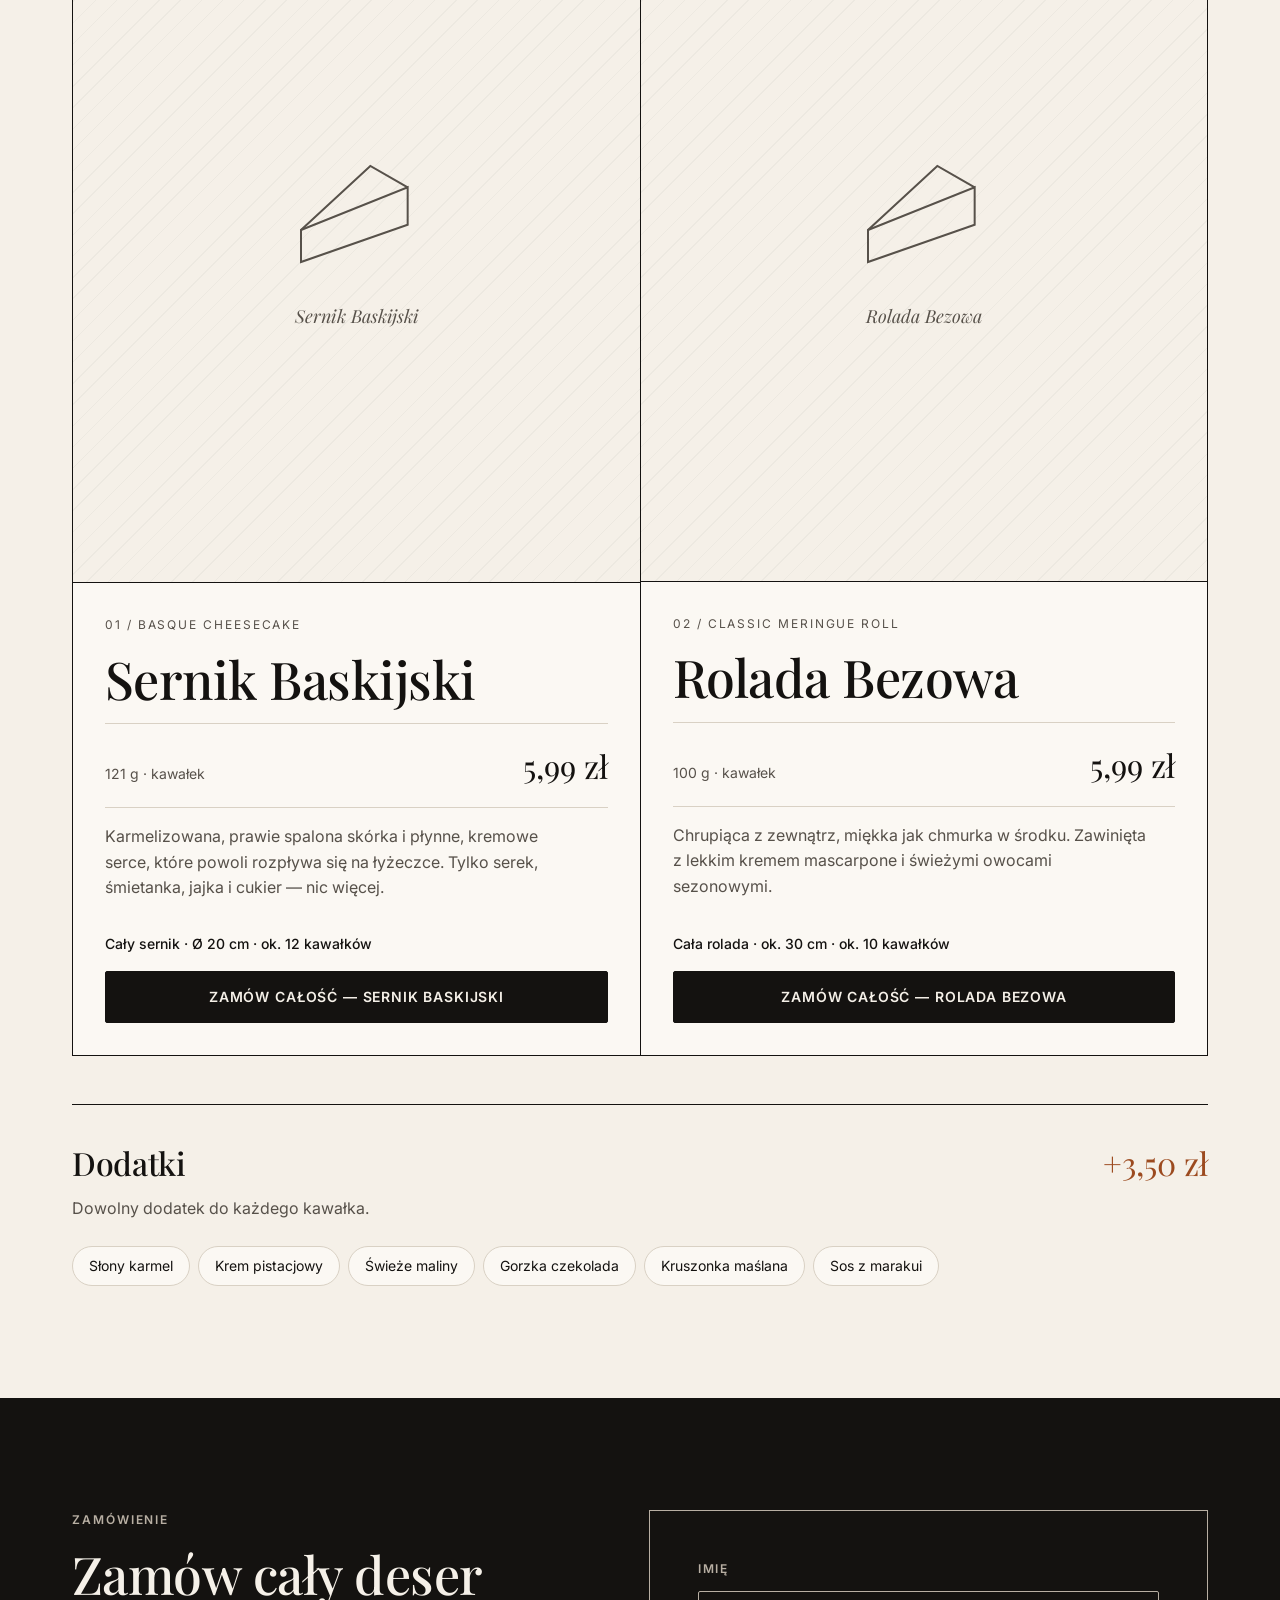
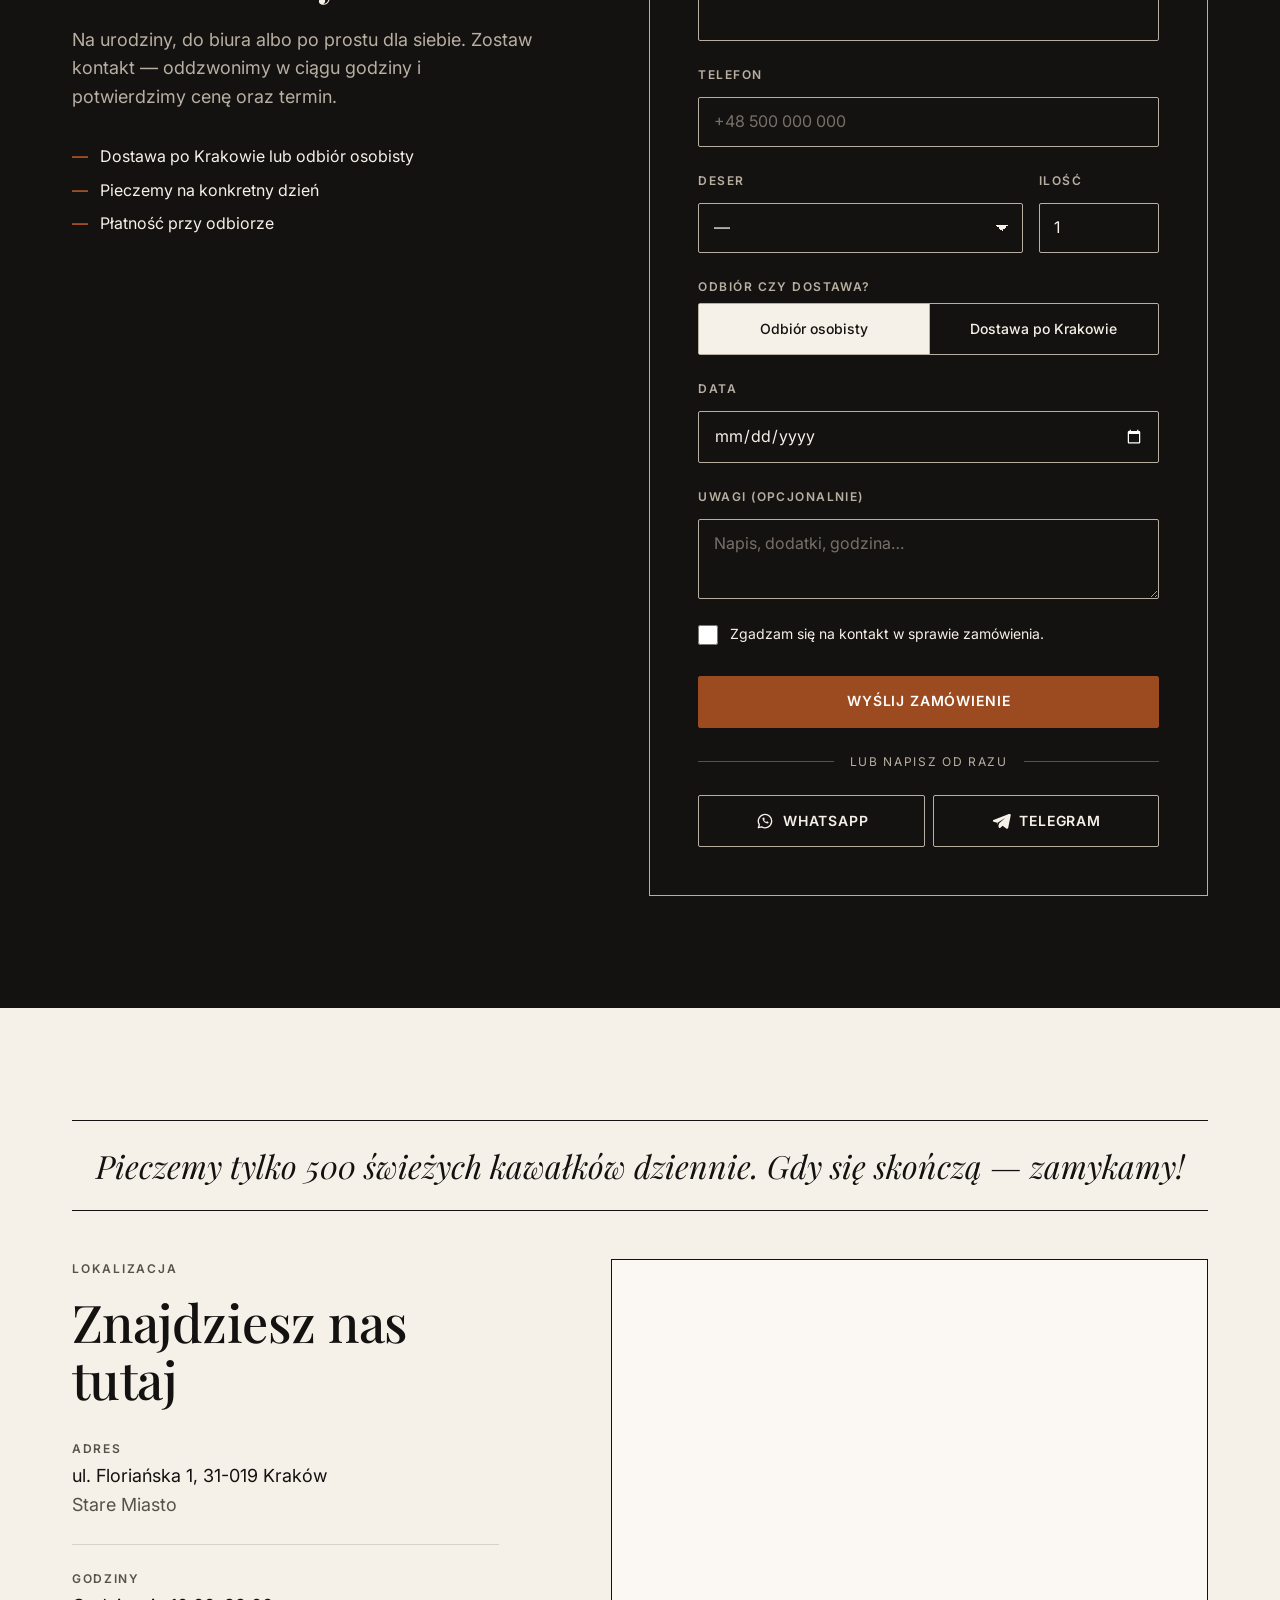
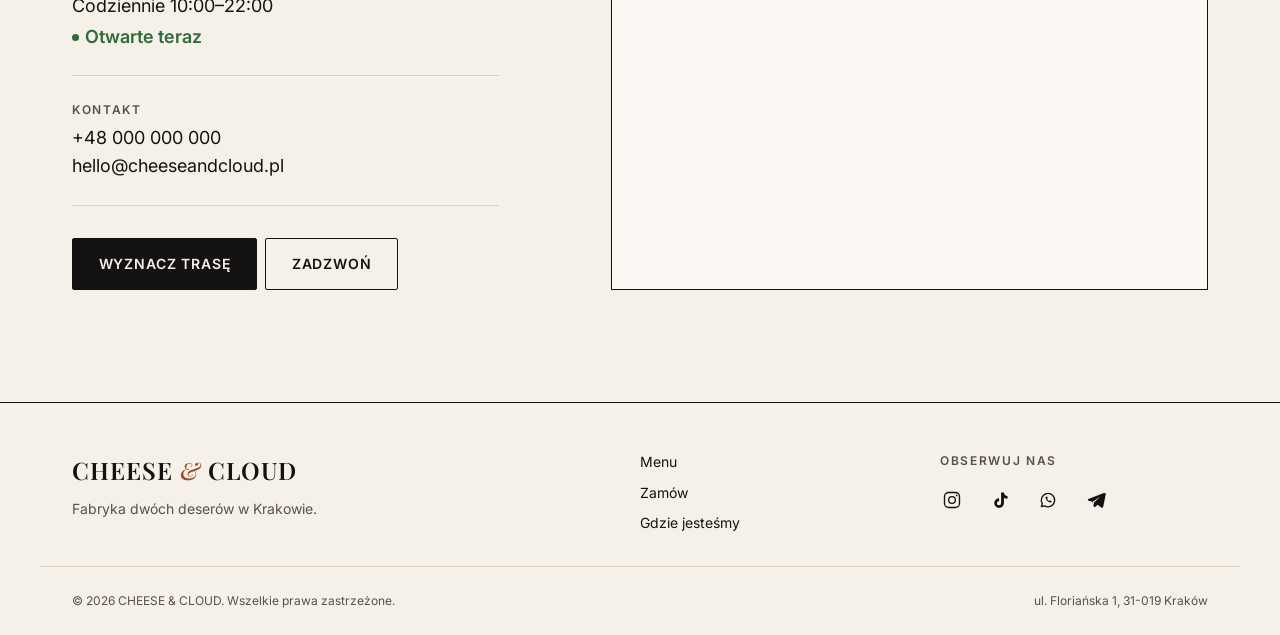
<file: cheese-and-cloud/index.html>
<!doctype html>
<html lang="pl">
<head>
  <meta charset="utf-8">
  <meta name="viewport" content="width=device-width, initial-scale=1">

  <!-- ================================================================
       GOOGLE TAG MANAGER (head) — paste your container ID (GTM-XXXXXXX)
       and remove the comment markers. Recommended: load GA4 and the
       Meta Pixel as tags INSIDE GTM, then you can skip the two blocks below.
       All CTA buttons carry data-track="..." and script.js pushes
       {event:'cta_click', cta_id:'...'} and {event:'generate_lead'} to dataLayer.
       ================================================================ -->
  <!--
  <script>(function(w,d,s,l,i){w[l]=w[l]||[];w[l].push({'gtm.start':
  new Date().getTime(),event:'gtm.js'});var f=d.getElementsByTagName(s)[0],
  j=d.createElement(s),dl=l!='dataLayer'?'&l='+l:'';j.async=true;j.src=
  'https://www.googletagmanager.com/gtm.js?id='+i+dl;f.parentNode.insertBefore(j,f);
  })(window,document,'script','dataLayer','GTM-XXXXXXX');</script>
  -->
  <!-- End Google Tag Manager (head) -->

  <!-- ================================================================
       GOOGLE ANALYTICS 4 (gtag.js) — only if you do NOT use GTM.
       Replace G-XXXXXXXXXX with your Measurement ID.
       ================================================================ -->
  <!--
  <script async src="https://www.googletagmanager.com/gtag/js?id=G-XXXXXXXXXX"></script>
  <script>
    window.dataLayer = window.dataLayer || [];
    function gtag(){dataLayer.push(arguments);}
    gtag('js', new Date());
    gtag('config', 'G-XXXXXXXXXX');
  </script>
  -->
  <!-- End Google Analytics 4 -->

  <!-- ================================================================
       META (FACEBOOK) PIXEL — only if you do NOT use GTM.
       Replace 000000000000000 with your Pixel ID.
       ================================================================ -->
  <!--
  <script>
  !function(f,b,e,v,n,t,s){if(f.fbq)return;n=f.fbq=function(){n.callMethod?
  n.callMethod.apply(n,arguments):n.queue.push(arguments)};if(!f._fbq)f._fbq=n;
  n.push=n;n.loaded=!0;n.version='2.0';n.queue=[];t=b.createElement(e);t.async=!0;
  t.src=v;s=b.getElementsByTagName(e)[0];s.parentNode.insertBefore(t,s)}(window,
  document,'script','https://connect.facebook.net/en_US/fbevents.js');
  fbq('init', '000000000000000');
  fbq('track', 'PageView');
  </script>
  <noscript><img height="1" width="1" style="display:none" alt=""
  src="https://www.facebook.com/tr?id=000000000000000&ev=PageView&noscript=1"></noscript>
  -->
  <!-- End Meta Pixel -->

  <title>CHEESE &amp; CLOUD — Sernik Baskijski i Rolada Bezowa w Krakowie</title>
  <meta name="description" content="Najkremowszy sernik baskijski i najlżejsza rolada bezowa w Krakowie. 5,99 zł za kawałek. Zamów cały deser z dostawą lub odbiorem.">
  <meta name="theme-color" content="#f5f0e8">
  <meta property="og:type" content="website">
  <meta property="og:title" content="CHEESE &amp; CLOUD — Sernik Baskijski i Rolada Bezowa w Krakowie">
  <meta property="og:description" content="Najkremowszy sernik baskijski i najlżejsza rolada bezowa w Krakowie. 5,99 zł za kawałek.">
  <meta property="og:locale" content="pl_PL">
  <link rel="icon" href="data:image/svg+xml,%3Csvg xmlns='http://www.w3.org/2000/svg' viewBox='0 0 32 32'%3E%3Crect width='32' height='32' fill='%23141210'/%3E%3Ctext x='16' y='22' font-family='Georgia,serif' font-size='16' fill='%23f5f0e8' text-anchor='middle'%3EC%26amp;C%3C/text%3E%3C/svg%3E">

  <link rel="preconnect" href="https://fonts.googleapis.com">
  <link rel="preconnect" href="https://fonts.gstatic.com" crossorigin>
  <link rel="stylesheet" href="https://fonts.googleapis.com/css2?family=Inter:wght@400;500;600&family=Playfair+Display:ital,wght@0,500;0,600;1,500&display=swap">
  <link rel="stylesheet" href="styles.css">
  <script src="script.js" defer></script>
  <script type="application/ld+json" id="schema">{}</script>
</head>
<body>
  <!-- ================================================================
       GOOGLE TAG MANAGER (noscript) — keep immediately after <body>.
       Replace GTM-XXXXXXX and remove the comment markers.
       ================================================================ -->
  <!--
  <noscript><iframe src="https://www.googletagmanager.com/ns.html?id=GTM-XXXXXXX"
  height="0" width="0" style="display:none;visibility:hidden"></iframe></noscript>
  -->
  <!-- End Google Tag Manager (noscript) -->

  <a class="skip-link" href="#main" data-t="skip">Przejdź do treści</a>

  <!-- ===================== HEADER ===================== -->
  <header class="site-header">
    <div class="topbar">
      <div class="wrap topbar__inner">
        <span class="topbar__item">
          <span class="status" data-status></span>
          <span><span data-cfg="days"></span> <strong data-cfg="hours">10:00–22:00</strong></span>
        </span>
        <a class="topbar__item topbar__loc" data-link="map" href="#location" target="_blank" rel="noopener" data-track="header-location-click">
          <svg class="icon" viewBox="0 0 24 24" aria-hidden="true"><path d="M12 21s-7-6.2-7-11.5A7 7 0 0 1 19 9.5C19 14.8 12 21 12 21z" fill="none" stroke="currentColor" stroke-width="1.6"/><circle cx="12" cy="9.5" r="2.5" fill="none" stroke="currentColor" stroke-width="1.6"/></svg>
          <span class="topbar__addr"><span data-cfg="street"></span>, </span><span data-cfg="city">Kraków</span>
        </a>
      </div>
    </div>

    <nav class="nav wrap" aria-label="Main">
      <a class="logo" href="#top" data-track="header-logo-click" aria-label="CHEESE & CLOUD">
        CHEESE <span class="logo__amp">&amp;</span> CLOUD
      </a>
      <ul class="nav__links">
        <li><a href="#menu" data-t="nav.menu" data-track="nav-menu-click">Menu</a></li>
        <li><a href="#order" data-t="nav.order" data-track="nav-order-click">Zamów</a></li>
        <li><a href="#location" data-t="nav.location" data-track="nav-location-click">Gdzie jesteśmy</a></li>
      </ul>
      <div class="nav__aside">
        <a class="icon-link" data-link="instagram" href="#" target="_blank" rel="noopener" aria-label="Instagram" data-track="header-instagram-click">
          <svg class="icon" viewBox="0 0 24 24" aria-hidden="true"><rect x="3" y="3" width="18" height="18" rx="5" fill="none" stroke="currentColor" stroke-width="1.6"/><circle cx="12" cy="12" r="4" fill="none" stroke="currentColor" stroke-width="1.6"/><circle cx="17.5" cy="6.5" r="1.1" fill="currentColor"/></svg>
        </a>
        <a class="icon-link" data-link="tiktok" href="#" target="_blank" rel="noopener" aria-label="TikTok" data-track="header-tiktok-click">
          <svg class="icon" viewBox="0 0 24 24" aria-hidden="true"><path d="M16.6 3c.4 2.4 1.9 4 4.4 4.3v3.3a8 8 0 0 1-4.3-1.3v6.4A5.8 5.8 0 1 1 10.9 10v3.4a2.5 2.5 0 1 0 2.4 2.5V3h3.3z" fill="currentColor"/></svg>
        </a>
        <div class="lang" role="group" aria-label="Language">
          <button type="button" data-lang="pl" aria-pressed="true" data-track="lang-pl-click">PL</button>
          <button type="button" data-lang="en" aria-pressed="false" data-track="lang-en-click">EN</button>
        </div>
      </div>
    </nav>
  </header>

  <main id="main">
    <!-- ===================== HERO ===================== -->
    <section class="hero" id="top">
      <div class="wrap hero__grid">
        <div class="hero__copy">
          <p class="eyebrow" data-t="hero.eyebrow"></p>
          <h1 class="hero__title">
            <span data-t="hero.title">Najkremowszy sernik baskijski i najlżejsza rolada bezowa w Krakowie.</span>
            <em class="hero__price-line" data-t="hero.priceLine">Tylko 5,99 zł za kawałek.</em>
          </h1>
          <p class="hero__lead" data-t="hero.lead"></p>
          <div class="hero__ctas">
            <a class="btn btn--dark" href="#location" data-t="hero.ctaFind" data-track="hero-find-us-click">Zobacz, gdzie jesteśmy</a>
            <a class="btn btn--outline" href="#order" data-t="hero.ctaOrder" data-track="hero-order-whole-click">Zamów cały deser</a>
          </div>
        </div>
        <div class="hero__stamp" aria-hidden="true">
          <span class="hero__stamp-price" data-cfg="price">5,99 zł</span>
          <span class="hero__stamp-label" data-t="hero.perSlice">za kawałek</span>
        </div>
      </div>
      <ul class="facts wrap" id="facts"></ul>
    </section>

    <!-- ===================== MENU ===================== -->
    <section class="section" id="menu" aria-labelledby="menu-title">
      <div class="wrap">
        <header class="section__head">
          <p class="eyebrow" data-t="menu.eyebrow">Menu</p>
          <h2 class="section__title" id="menu-title" data-t="menu.title"></h2>
        </header>

        <!-- Cards are generated from CONFIG.products in script.js -->
        <div class="menu-grid" id="menu-grid"></div>

        <aside class="toppings" aria-labelledby="toppings-title">
          <div class="toppings__head">
            <h3 class="toppings__title" id="toppings-title" data-t="menu.toppingsTitle">Dodatki</h3>
            <p class="toppings__price" data-cfg="toppingPrice">+3,50 zł</p>
          </div>
          <p class="toppings__lead" data-t="menu.toppingsLead"></p>
          <ul class="chips" id="toppings-list"></ul>
        </aside>
      </div>
    </section>

    <!-- ===================== ORDER FORM ===================== -->
    <section class="section section--ink" id="order" aria-labelledby="order-title">
      <div class="wrap order">
        <div class="order__intro">
          <p class="eyebrow" data-t="order.eyebrow">Zamówienie</p>
          <h2 class="section__title" id="order-title" data-t="order.title">Zamów cały deser</h2>
          <p class="order__lead" data-t="order.lead"></p>
          <ul class="perks">
            <li data-t="order.perks.0"></li>
            <li data-t="order.perks.1"></li>
            <li data-t="order.perks.2"></li>
          </ul>
        </div>

        <div class="order__panel">
          <!-- action = Web3Forms endpoint; script.js submits via fetch and falls back to WhatsApp/Telegram -->
          <form class="form" id="order-form" action="https://api.web3forms.com/submit" method="POST" novalidate>
            <!-- Honeypot against spam bots (Web3Forms) -->
            <input type="checkbox" name="botcheck" class="visually-hidden" tabindex="-1" autocomplete="off" aria-hidden="true">

            <div class="field" data-field="name">
              <label for="f-name" data-t="order.name">Imię</label>
              <input id="f-name" name="name" type="text" autocomplete="name" required minlength="2" maxlength="60" aria-describedby="e-name">
              <p class="field__error" id="e-name" aria-live="polite"></p>
            </div>

            <div class="field" data-field="phone">
              <label for="f-phone" data-t="order.phone">Telefon</label>
              <input id="f-phone" name="phone" type="tel" inputmode="tel" autocomplete="tel" placeholder="+48 500 000 000" required aria-describedby="e-phone">
              <p class="field__error" id="e-phone" aria-live="polite"></p>
            </div>

            <div class="form__row">
              <div class="field field--grow" data-field="dessert">
                <label for="f-dessert" data-t="order.dessert">Deser</label>
                <select id="f-dessert" name="dessert" required aria-describedby="e-dessert"></select>
                <p class="field__error" id="e-dessert" aria-live="polite"></p>
              </div>
              <div class="field field--qty" data-field="quantity">
                <label for="f-quantity" data-t="order.quantity">Ilość</label>
                <input id="f-quantity" name="quantity" type="number" inputmode="numeric" min="1" max="10" value="1" required aria-describedby="e-quantity">
                <p class="field__error" id="e-quantity" aria-live="polite"></p>
              </div>
            </div>

            <fieldset class="field" data-field="method">
              <legend data-t="order.method">Odbiór czy dostawa?</legend>
              <div class="segmented">
                <label class="segmented__opt">
                  <input type="radio" name="method" value="pickup" checked>
                  <span data-t="order.pickup">Odbiór osobisty</span>
                </label>
                <label class="segmented__opt">
                  <input type="radio" name="method" value="delivery">
                  <span data-t="order.delivery">Dostawa po Krakowie</span>
                </label>
              </div>
              <p class="field__error" aria-live="polite"></p>
            </fieldset>

            <div class="field" data-field="address" hidden>
              <label for="f-address" data-t="order.address">Adres dostawy</label>
              <input id="f-address" name="address" type="text" autocomplete="street-address" maxlength="120" aria-describedby="e-address">
              <p class="field__error" id="e-address" aria-live="polite"></p>
            </div>

            <div class="field" data-field="date">
              <label for="f-date" data-t="order.date">Data</label>
              <input id="f-date" name="date" type="date" required aria-describedby="e-date">
              <p class="field__error" id="e-date" aria-live="polite"></p>
            </div>

            <div class="field" data-field="notes">
              <label for="f-notes" data-t="order.notes">Uwagi (opcjonalnie)</label>
              <textarea id="f-notes" name="notes" rows="2" maxlength="400" data-t-attr="placeholder:order.notesPh"></textarea>
            </div>

            <div class="field field--check" data-field="consent">
              <label class="check">
                <input type="checkbox" name="consent" required aria-describedby="e-consent">
                <span data-t="order.consent">Zgadzam się na kontakt w sprawie zamówienia.</span>
              </label>
              <p class="field__error" id="e-consent" aria-live="polite"></p>
            </div>

            <button class="btn btn--accent btn--block" type="submit" id="f-submit" data-t="order.submit" data-track="form-submit-web3forms">Wyślij zamówienie</button>

            <p class="form__or" data-t="order.or">lub napisz od razu</p>
            <div class="form__messengers">
              <button class="btn btn--outline-light" type="button" data-send="whatsapp" data-track="form-submit-whatsapp">
                <svg class="icon" viewBox="0 0 24 24" aria-hidden="true"><path d="M4 20l1.2-3.6A8 8 0 1 1 8 19.1z" fill="none" stroke="currentColor" stroke-width="1.6" stroke-linejoin="round"/><path d="M9 8.5c0 3.4 3 6.5 6.5 6.5l1-1.6-2-1-1 .9a5 5 0 0 1-2.6-2.6l.9-1-1-2z" fill="currentColor"/></svg>
                <span data-t="order.whatsapp">WhatsApp</span>
              </button>
              <button class="btn btn--outline-light" type="button" data-send="telegram" data-track="form-submit-telegram">
                <svg class="icon" viewBox="0 0 24 24" aria-hidden="true"><path d="M21.4 3.6 2.9 10.8c-.9.4-.9 1.7.1 2l4.6 1.4 1.8 5.6c.3.8 1.3 1 1.9.4l2.6-2.5 4.8 3.5c.7.5 1.7.1 1.9-.7l3.1-15.4c.2-1-.6-1.8-1.3-1.5zM9.8 14.7l-.5 3.5-1.3-4.2 9.3-6z" fill="currentColor"/></svg>
                <span data-t="order.telegram">Telegram</span>
              </button>
            </div>
            <p class="form__status" id="form-status" role="status" aria-live="polite"></p>
          </form>

          <div class="success" id="order-success" tabindex="-1" hidden>
            <svg class="success__icon" viewBox="0 0 48 48" aria-hidden="true"><circle cx="24" cy="24" r="22" fill="none" stroke="currentColor" stroke-width="1.5"/><path d="m15 24.5 6 6 12-13" fill="none" stroke="currentColor" stroke-width="2"/></svg>
            <h3 class="success__title" data-t="order.successTitle">Dziękujemy!</h3>
            <p id="order-success-text"></p>
            <p class="success__more" data-t="order.successMore"></p>
            <div class="form__messengers">
              <a class="btn btn--outline-light" data-link="whatsapp" href="#" target="_blank" rel="noopener" data-track="success-whatsapp-click">WhatsApp</a>
              <a class="btn btn--outline-light" data-link="telegram" href="#" target="_blank" rel="noopener" data-track="success-telegram-click">Telegram</a>
            </div>
            <button class="link-btn" type="button" id="order-again" data-t="order.again" data-track="form-order-again-click"></button>
          </div>
        </div>
      </div>
    </section>

    <!-- ===================== LOCATION ===================== -->
    <section class="section" id="location" aria-labelledby="location-title">
      <div class="wrap">
        <p class="scarcity" data-t="location.scarcity">Pieczemy tylko 500 świeżych kawałków dziennie. Gdy się skończą — zamykamy!</p>

        <div class="location">
          <div class="location__info">
            <p class="eyebrow" data-t="location.eyebrow">Lokalizacja</p>
            <h2 class="section__title" id="location-title" data-t="location.title">Znajdziesz nas tutaj</h2>
            <dl class="details">
              <div>
                <dt data-t="location.addressLabel">Adres</dt>
                <dd><span data-cfg="address"></span><br><span class="muted" data-cfg="district"></span></dd>
              </div>
              <div>
                <dt data-t="location.hoursLabel">Godziny</dt>
                <dd><span data-cfg="days"></span> <span data-cfg="hours"></span><br><span class="status" data-status></span></dd>
              </div>
              <div>
                <dt data-t="location.contactLabel">Kontakt</dt>
                <dd><a data-link="phone" href="#" data-cfg="phone" data-track="location-phone-click"></a><br><a data-link="email" href="#" data-cfg="email" data-track="location-email-click"></a></dd>
              </div>
            </dl>
            <div class="location__ctas">
              <a class="btn btn--dark" data-link="map" href="#" target="_blank" rel="noopener" data-t="location.directions" data-track="location-directions-click">Wyznacz trasę</a>
              <a class="btn btn--outline" data-link="phone" href="#" data-t="location.call" data-track="location-call-click">Zadzwoń</a>
            </div>
          </div>
          <div class="location__map">
            <!-- Google Maps embed: src is set from CONFIG.location in script.js (lazy-loaded) -->
            <iframe id="map-frame" title="Map" loading="lazy" referrerpolicy="no-referrer-when-downgrade" allowfullscreen></iframe>
          </div>
        </div>
      </div>
    </section>
  </main>

  <!-- ===================== FOOTER ===================== -->
  <footer class="site-footer">
    <div class="wrap footer__grid">
      <div>
        <p class="logo logo--footer">CHEESE <span class="logo__amp">&amp;</span> CLOUD</p>
        <p class="muted" data-t="footer.tagline"></p>
      </div>
      <ul class="footer__links">
        <li><a href="#menu" data-t="nav.menu" data-track="footer-menu-click">Menu</a></li>
        <li><a href="#order" data-t="nav.order" data-track="footer-order-click">Zamów</a></li>
        <li><a href="#location" data-t="nav.location" data-track="footer-location-click">Gdzie jesteśmy</a></li>
      </ul>
      <div>
        <p class="footer__label" data-t="footer.follow">Obserwuj nas</p>
        <div class="socials">
          <a class="icon-link" data-link="instagram" href="#" target="_blank" rel="noopener" aria-label="Instagram" data-track="footer-instagram-click">
            <svg class="icon" viewBox="0 0 24 24" aria-hidden="true"><rect x="3" y="3" width="18" height="18" rx="5" fill="none" stroke="currentColor" stroke-width="1.6"/><circle cx="12" cy="12" r="4" fill="none" stroke="currentColor" stroke-width="1.6"/><circle cx="17.5" cy="6.5" r="1.1" fill="currentColor"/></svg>
          </a>
          <a class="icon-link" data-link="tiktok" href="#" target="_blank" rel="noopener" aria-label="TikTok" data-track="footer-tiktok-click">
            <svg class="icon" viewBox="0 0 24 24" aria-hidden="true"><path d="M16.6 3c.4 2.4 1.9 4 4.4 4.3v3.3a8 8 0 0 1-4.3-1.3v6.4A5.8 5.8 0 1 1 10.9 10v3.4a2.5 2.5 0 1 0 2.4 2.5V3h3.3z" fill="currentColor"/></svg>
          </a>
          <a class="icon-link" data-link="whatsapp" href="#" target="_blank" rel="noopener" aria-label="WhatsApp" data-track="footer-whatsapp-click">
            <svg class="icon" viewBox="0 0 24 24" aria-hidden="true"><path d="M4 20l1.2-3.6A8 8 0 1 1 8 19.1z" fill="none" stroke="currentColor" stroke-width="1.6" stroke-linejoin="round"/><path d="M9 8.5c0 3.4 3 6.5 6.5 6.5l1-1.6-2-1-1 .9a5 5 0 0 1-2.6-2.6l.9-1-1-2z" fill="currentColor"/></svg>
          </a>
          <a class="icon-link" data-link="telegram" href="#" target="_blank" rel="noopener" aria-label="Telegram" data-track="footer-telegram-click">
            <svg class="icon" viewBox="0 0 24 24" aria-hidden="true"><path d="M21.4 3.6 2.9 10.8c-.9.4-.9 1.7.1 2l4.6 1.4 1.8 5.6c.3.8 1.3 1 1.9.4l2.6-2.5 4.8 3.5c.7.5 1.7.1 1.9-.7l3.1-15.4c.2-1-.6-1.8-1.3-1.5zM9.8 14.7l-.5 3.5-1.3-4.2 9.3-6z" fill="currentColor"/></svg>
          </a>
        </div>
      </div>
    </div>
    <div class="wrap footer__bottom">
      <p>© <span data-cfg="year">2026</span> <span data-cfg="brand">CHEESE &amp; CLOUD</span>. <span data-t="footer.rights"></span></p>
      <p><span data-cfg="address"></span></p>
    </div>
  </footer>

  <!-- Mobile sticky CTA -->
  <a class="sticky-cta" href="#order" data-t="sticky" data-track="sticky-order-whole-click">Zamów cały deser</a>
</body>
</html>
</file>
<file: cheese-and-cloud/styles.css>
/* ==========================================================================
   CHEESE & CLOUD — styles
   Design tokens first: change colours, fonts and spacing here.
   ========================================================================== */
:root {
  --c-bg: #f5f0e8;          /* warm cream */
  --c-surface: #fbf8f3;
  --c-ink: #141210;         /* near-black */
  --c-ink-soft: #57514a;
  --c-line: #141210;
  --c-line-soft: #d9d1c4;
  --c-accent: #9c4a1f;      /* burnt-caramel top of a Basque cheesecake */
  --c-accent-ink: #ffffff;
  --c-on-ink: #f5f0e8;
  --c-on-ink-soft: #b8afa3;
  --c-ok: #2f6b3a;
  --c-error: #b3261e;
  --c-error-on-ink: #ff9b8f;

  --f-display: 'Playfair Display', Georgia, 'Times New Roman', serif;
  --f-ui: 'Inter', system-ui, -apple-system, 'Segoe UI', Roboto, Arial, sans-serif;

  --fs-xs: 0.75rem;
  --fs-sm: 0.875rem;
  --fs-md: 1rem;
  --fs-lg: 1.125rem;
  --fs-xl: clamp(1.5rem, 1.2rem + 1.2vw, 2rem);
  --fs-2xl: clamp(2rem, 1.4rem + 2.6vw, 3.25rem);
  --fs-hero: clamp(2.25rem, 1.3rem + 4.4vw, 5rem);

  --s-1: 0.5rem;
  --s-2: 1rem;
  --s-3: 1.5rem;
  --s-4: 2rem;
  --s-5: 3rem;
  --s-6: clamp(4rem, 3rem + 5vw, 7.5rem);

  --wrap: 1200px;
  --gutter: 16px;
  --radius: 2px;
  --border: 1px solid var(--c-line);
  --header-h: 104px;
  --ease: cubic-bezier(.2, .7, .2, 1);
}

/* ---------- base ---------- */
*, *::before, *::after { box-sizing: border-box; }
html { -webkit-text-size-adjust: 100%; scroll-padding-top: var(--header-h); }
@media (prefers-reduced-motion: no-preference) { html { scroll-behavior: smooth; } }

body {
  margin: 0;
  background: var(--c-bg);
  color: var(--c-ink);
  font-family: var(--f-ui);
  font-size: var(--fs-md);
  line-height: 1.6;
  -webkit-font-smoothing: antialiased;
  text-rendering: optimizeLegibility;
  padding-bottom: 72px; /* room for the mobile sticky CTA */
}
img, svg, iframe { display: block; max-width: 100%; }
h1, h2, h3 { font-family: var(--f-display); font-weight: 500; line-height: 1.08; margin: 0; letter-spacing: -0.01em; }
p { margin: 0; }
a { color: inherit; text-decoration-thickness: 1px; text-underline-offset: 3px; }
button, input, select, textarea { font: inherit; color: inherit; }
ul { margin: 0; padding: 0; list-style: none; }
[hidden] { display: none !important; }

:focus-visible { outline: 2px solid var(--c-accent); outline-offset: 3px; }

.wrap { width: 100%; max-width: var(--wrap); margin-inline: auto; padding-inline: var(--gutter); }
.muted { color: var(--c-ink-soft); }
.visually-hidden {
  position: absolute !important; width: 1px; height: 1px; margin: -1px; padding: 0;
  overflow: hidden; clip: rect(0 0 0 0); white-space: nowrap; border: 0;
}
.skip-link {
  position: absolute; left: var(--gutter); top: -100px; z-index: 100;
  background: var(--c-ink); color: var(--c-on-ink); padding: var(--s-1) var(--s-2);
}
.skip-link:focus { top: var(--s-1); }

.icon { width: 20px; height: 20px; flex: none; }

.eyebrow {
  font-size: var(--fs-xs);
  font-weight: 600;
  letter-spacing: 0.16em;
  text-transform: uppercase;
  color: var(--c-ink-soft);
  margin-bottom: var(--s-2);
}

/* ---------- buttons ---------- */
.btn {
  display: inline-flex; align-items: center; justify-content: center; gap: 0.6em;
  min-height: 52px; padding: 0.85rem 1.6rem;
  border: var(--border); border-radius: var(--radius);
  font-size: var(--fs-sm); font-weight: 600; letter-spacing: 0.06em; text-transform: uppercase;
  text-decoration: none; text-align: center; cursor: pointer;
  transition: background-color .2s var(--ease), color .2s var(--ease), border-color .2s var(--ease), transform .2s var(--ease);
}
.btn:active { transform: translateY(1px); }
.btn:disabled { opacity: .6; cursor: progress; }
.btn--block { width: 100%; }
.btn--dark { background: var(--c-ink); color: var(--c-on-ink); }
.btn--dark:hover { background: var(--c-accent); border-color: var(--c-accent); }
.btn--outline { background: transparent; color: var(--c-ink); }
.btn--outline:hover { background: var(--c-ink); color: var(--c-on-ink); }
.btn--accent { background: var(--c-accent); border-color: var(--c-accent); color: var(--c-accent-ink); }
.btn--accent:hover { background: var(--c-on-ink); border-color: var(--c-on-ink); color: var(--c-ink); }
.btn--outline-light { background: transparent; border-color: var(--c-on-ink-soft); color: var(--c-on-ink); }
.btn--outline-light:hover { border-color: var(--c-on-ink); background: var(--c-on-ink); color: var(--c-ink); }

.link-btn {
  background: none; border: 0; padding: 0; cursor: pointer;
  text-decoration: underline; text-underline-offset: 3px; color: inherit;
}

/* ---------- header ---------- */
.site-header {
  position: sticky; top: 0; z-index: 50;
  background: color-mix(in srgb, var(--c-bg) 92%, transparent);
  backdrop-filter: saturate(1.2) blur(8px);
  -webkit-backdrop-filter: saturate(1.2) blur(8px);
  border-bottom: var(--border);
}
.topbar { border-bottom: 1px solid var(--c-line-soft); font-size: var(--fs-xs); }
.topbar__inner { display: flex; justify-content: space-between; align-items: center; gap: var(--s-2); min-height: 34px; }
.topbar__item { display: inline-flex; align-items: center; gap: 0.5rem; white-space: nowrap; }
.topbar__loc { text-decoration: none; overflow: hidden; text-overflow: ellipsis; }
.topbar__loc:hover { text-decoration: underline; }
.topbar .icon { width: 14px; height: 14px; }

.status { display: inline-flex; align-items: center; gap: 0.4rem; font-weight: 600; }
.status::before { content: ''; width: 7px; height: 7px; border-radius: 50%; background: currentColor; }
.status.is-open { color: var(--c-ok); }
.status.is-closed { color: var(--c-ink-soft); }

.nav { display: flex; align-items: center; justify-content: space-between; gap: var(--s-2); min-height: 64px; }
.logo {
  font-family: var(--f-display); font-weight: 600; font-size: 1.25rem; letter-spacing: 0.04em;
  text-decoration: none; white-space: nowrap;
}
.logo__amp { font-style: italic; font-weight: 500; color: var(--c-accent); }
.nav__links { display: none; gap: var(--s-4); font-size: var(--fs-sm); }
.nav__links a { text-decoration: none; padding-block: 0.25rem; border-bottom: 1px solid transparent; }
.nav__links a:hover { border-bottom-color: currentColor; }
.nav__aside { display: flex; align-items: center; gap: 0.25rem; }

.icon-link {
  display: inline-grid; place-items: center; width: 44px; height: 44px;
  border-radius: 50%; text-decoration: none; transition: background-color .2s var(--ease);
}
.icon-link:hover { background: var(--c-line-soft); }

.lang { display: inline-flex; border: var(--border); border-radius: var(--radius); margin-left: 0.25rem; }
.lang button {
  background: transparent; border: 0; min-width: 40px; min-height: 36px; padding: 0 0.5rem;
  font-size: var(--fs-xs); font-weight: 600; letter-spacing: 0.08em; cursor: pointer;
}
.lang button[aria-pressed="true"] { background: var(--c-ink); color: var(--c-on-ink); }

/* ---------- hero ---------- */
.hero { padding-top: clamp(2.5rem, 2rem + 4vw, 6rem); border-bottom: var(--border); }
.hero__grid { display: grid; gap: var(--s-5); align-items: end; }
.hero__title { font-size: var(--fs-hero); max-width: 16ch; }
.hero__title > span { display: block; }
.hero__price-line { display: block; margin-top: 0.35em; font-style: italic; color: var(--c-accent); }
.hero__lead { margin-top: var(--s-3); font-size: var(--fs-lg); color: var(--c-ink-soft); max-width: 46ch; }
.hero__ctas { display: flex; flex-direction: column; gap: var(--s-1); margin-top: var(--s-4); }

.hero__stamp {
  display: flex; flex-direction: column; align-items: center; justify-content: center;
  aspect-ratio: 1; width: min(240px, 60vw); justify-self: start;
  border: var(--border); border-radius: 50%;
  text-align: center;
}
.hero__stamp-price { font-family: var(--f-display); font-size: clamp(2.5rem, 2rem + 2vw, 3.5rem); line-height: 1; }
.hero__stamp-label { margin-top: 0.5rem; font-size: var(--fs-xs); letter-spacing: 0.16em; text-transform: uppercase; color: var(--c-ink-soft); }

.facts { display: grid; margin-top: var(--s-6); border-top: var(--border); padding-inline: 0; }
.fact { display: flex; flex-direction: column; gap: 0.25rem; padding: var(--s-3) var(--gutter); border-bottom: 1px solid var(--c-line-soft); }
.fact:last-child { border-bottom: 0; }
.fact__k { font-family: var(--f-display); font-size: var(--fs-xl); }
.fact__v { font-size: var(--fs-sm); color: var(--c-ink-soft); }

/* ---------- sections ---------- */
.section { padding-block: var(--s-6); }
.section__head { margin-bottom: var(--s-5); max-width: 40rem; }
.section__title { font-size: var(--fs-2xl); }
.section--ink { background: var(--c-ink); color: var(--c-on-ink); }
.section--ink .eyebrow { color: var(--c-on-ink-soft); }

/* ---------- menu ---------- */
.menu-grid { display: grid; border: var(--border); }
.card { display: flex; flex-direction: column; background: var(--c-surface); }
.card + .card { border-top: var(--border); }
.card__media { margin: 0; border-bottom: var(--border); aspect-ratio: 4 / 5; overflow: hidden; background: var(--c-bg); }
.card__img { width: 100%; height: 100%; object-fit: cover; }
.card__placeholder {
  width: 100%; height: 100%;
  display: flex; flex-direction: column; align-items: center; justify-content: center; gap: var(--s-2);
  color: var(--c-ink-soft);
  background:
    repeating-linear-gradient(135deg, transparent 0 14px, rgba(20, 18, 16, .035) 14px 15px),
    var(--c-bg);
}
.card__placeholder svg { width: 38%; max-width: 160px; }
.card__placeholder span { font-family: var(--f-display); font-style: italic; font-size: var(--fs-lg); }
.card__body { display: flex; flex-direction: column; gap: var(--s-2); padding: var(--s-4) var(--gutter); flex: 1; }
.card__index { font-size: var(--fs-xs); letter-spacing: 0.16em; text-transform: uppercase; color: var(--c-ink-soft); }
.card__title { font-size: var(--fs-2xl); }
.card__meta {
  display: flex; justify-content: space-between; align-items: baseline; gap: var(--s-2);
  padding-block: var(--s-2); border-block: 1px solid var(--c-line-soft);
}
.card__weight { font-size: var(--fs-sm); color: var(--c-ink-soft); }
.card__price { font-family: var(--f-display); font-size: var(--fs-xl); white-space: nowrap; }
.card__desc { color: var(--c-ink-soft); max-width: 48ch; }
.card__whole { font-size: var(--fs-sm); font-weight: 500; margin-top: auto; padding-top: var(--s-2); }

.toppings { margin-top: var(--s-5); padding-top: var(--s-4); border-top: var(--border); }
.toppings__head { display: flex; justify-content: space-between; align-items: baseline; gap: var(--s-2); }
.toppings__title { font-size: var(--fs-xl); }
.toppings__price { font-family: var(--f-display); font-size: var(--fs-xl); color: var(--c-accent); white-space: nowrap; }
.toppings__lead { margin-top: var(--s-1); color: var(--c-ink-soft); }
.chips { display: flex; flex-wrap: wrap; gap: var(--s-1); margin-top: var(--s-3); }
.chip { padding: 0.5rem 1rem; border: 1px solid var(--c-line-soft); border-radius: 999px; font-size: var(--fs-sm); background: var(--c-surface); }

/* ---------- order ---------- */
.order { display: grid; grid-template-columns: minmax(0, 1fr); gap: var(--s-5); }
.order__lead { margin-top: var(--s-3); color: var(--c-on-ink-soft); max-width: 44ch; font-size: var(--fs-lg); }
.perks { margin-top: var(--s-4); display: grid; gap: var(--s-1); }
.perks li { display: flex; gap: 0.75rem; align-items: baseline; }
.perks li::before { content: '—'; color: var(--c-accent); filter: brightness(1.4); }

.order__panel { border: 1px solid var(--c-on-ink-soft); padding: var(--s-4) var(--gutter); }
.form { display: grid; gap: var(--s-3); }
.form__row { display: grid; grid-template-columns: 1fr 96px; gap: var(--s-2); }
.field { display: grid; gap: 0.4rem; margin: 0; padding: 0; border: 0; min-width: 0; }
.field label, .field legend {
  font-size: var(--fs-xs); font-weight: 600; letter-spacing: 0.12em; text-transform: uppercase; color: var(--c-on-ink-soft);
  padding: 0; margin-bottom: 0.4rem;
}
.field input:not([type="radio"]):not([type="checkbox"]), .field select, .field textarea {
  width: 100%; min-height: 50px; padding: 0.7rem 0.9rem;
  background: transparent; color: var(--c-on-ink);
  border: 1px solid var(--c-on-ink-soft); border-radius: var(--radius);
  font-size: 16px; /* prevents iOS zoom */
  transition: border-color .2s var(--ease);
}
.field textarea { min-height: 80px; resize: vertical; }
.field select {
  appearance: none; -webkit-appearance: none; padding-right: 2.5rem;
  background-image: linear-gradient(45deg, transparent 50%, currentColor 50%), linear-gradient(135deg, currentColor 50%, transparent 50%);
  background-position: calc(100% - 20px) 50%, calc(100% - 14px) 50%;
  background-size: 6px 6px; background-repeat: no-repeat;
}
.field select option { color: var(--c-ink); background: var(--c-surface); }
.field input::placeholder, .field textarea::placeholder { color: var(--c-on-ink-soft); opacity: .6; }
.field input:focus, .field select:focus, .field textarea:focus { outline: none; border-color: var(--c-on-ink); }
.field input[type="date"] { color-scheme: dark; }
.field.has-error input, .field.has-error select, .field.has-error .segmented { border-color: var(--c-error-on-ink); }
.field__error { min-height: 0; font-size: var(--fs-sm); color: var(--c-error-on-ink); }
.field__error:empty { display: none; }

.segmented { display: grid; grid-template-columns: 1fr 1fr; border: 1px solid var(--c-on-ink-soft); border-radius: var(--radius); }
.segmented__opt { position: relative; cursor: pointer; margin: 0 !important; letter-spacing: normal !important; text-transform: none !important; }
.segmented__opt + .segmented__opt { border-left: 1px solid var(--c-on-ink-soft); }
.segmented__opt input { position: absolute; opacity: 0; inset: 0; cursor: pointer; }
.segmented__opt span {
  display: flex; align-items: center; justify-content: center; min-height: 50px; padding: 0.5rem;
  text-align: center; font-size: var(--fs-sm); font-weight: 500; color: var(--c-on-ink);
  transition: background-color .2s var(--ease), color .2s var(--ease);
}
.segmented__opt input:checked + span { background: var(--c-on-ink); color: var(--c-ink); }
.segmented__opt input:focus-visible + span { outline: 2px solid var(--c-accent); outline-offset: -4px; }

.check { display: flex !important; gap: 0.75rem; align-items: flex-start; cursor: pointer; text-transform: none !important; letter-spacing: normal !important; font-weight: 400 !important; font-size: var(--fs-sm) !important; color: var(--c-on-ink) !important; }
.check input { width: 20px; height: 20px; margin: 0.15rem 0 0; accent-color: var(--c-accent); flex: none; }

.form__or { text-align: center; font-size: var(--fs-xs); letter-spacing: 0.14em; text-transform: uppercase; color: var(--c-on-ink-soft); display: flex; align-items: center; gap: var(--s-2); }
.form__or::before, .form__or::after { content: ''; flex: 1; height: 1px; background: var(--c-on-ink-soft); opacity: .4; }
.form__messengers { display: grid; grid-template-columns: 1fr 1fr; gap: var(--s-1); }
.form__status { font-size: var(--fs-sm); }
.form__status:empty { display: none; }
.form__status.is-error { color: var(--c-error-on-ink); }
.form__status.is-info { color: var(--c-on-ink-soft); }

.success { display: grid; gap: var(--s-2); justify-items: start; outline: none; }
.success__icon { width: 48px; height: 48px; color: var(--c-on-ink); }
.success__title { font-size: var(--fs-xl); }
.success p { color: var(--c-on-ink-soft); }
.success .form__messengers { width: 100%; }

/* ---------- location ---------- */
.scarcity {
  font-family: var(--f-display); font-style: italic; font-size: var(--fs-xl); line-height: 1.3;
  padding: var(--s-3) 0; margin-bottom: var(--s-5);
  border-block: var(--border);
  text-align: center;
}
.location { display: grid; grid-template-columns: minmax(0, 1fr); gap: var(--s-5); }
.details { display: grid; gap: var(--s-3); margin: var(--s-4) 0 0; }
.details div { display: grid; gap: 0.25rem; padding-bottom: var(--s-3); border-bottom: 1px solid var(--c-line-soft); }
.details dt { font-size: var(--fs-xs); font-weight: 600; letter-spacing: 0.14em; text-transform: uppercase; color: var(--c-ink-soft); }
.details dd { margin: 0; font-size: var(--fs-lg); }
.details a { text-decoration: none; }
.details a:hover { text-decoration: underline; }
.location__ctas { display: flex; flex-direction: column; gap: var(--s-1); margin-top: var(--s-4); }
.location__map { border: var(--border); min-height: 320px; background: var(--c-surface); }
.location__map iframe { width: 100%; height: 100%; min-height: 320px; border: 0; filter: grayscale(1) contrast(1.05); }

/* ---------- footer ---------- */
.site-footer { border-top: var(--border); padding-top: var(--s-5); font-size: var(--fs-sm); }
.footer__grid { display: grid; gap: var(--s-4); padding-bottom: var(--s-4); }
.logo--footer { font-size: 1.5rem; margin-bottom: var(--s-1); }
.footer__links { display: grid; gap: var(--s-1); }
.footer__links a { text-decoration: none; }
.footer__links a:hover { text-decoration: underline; }
.footer__label { font-size: var(--fs-xs); font-weight: 600; letter-spacing: 0.14em; text-transform: uppercase; color: var(--c-ink-soft); margin-bottom: var(--s-1); }
.socials { display: flex; gap: 0.25rem; margin-left: -10px; }
.footer__bottom {
  display: flex; flex-wrap: wrap; justify-content: space-between; gap: var(--s-1);
  padding-block: var(--s-3); border-top: 1px solid var(--c-line-soft); color: var(--c-ink-soft); font-size: var(--fs-xs);
}

/* ---------- mobile sticky CTA ---------- */
.sticky-cta {
  position: fixed; left: var(--gutter); right: var(--gutter); bottom: max(12px, env(safe-area-inset-bottom));
  z-index: 40; display: flex; align-items: center; justify-content: center; min-height: 52px;
  background: var(--c-accent); color: var(--c-accent-ink); text-decoration: none;
  font-size: var(--fs-sm); font-weight: 600; letter-spacing: 0.06em; text-transform: uppercase;
  border-radius: var(--radius); box-shadow: 0 8px 24px rgba(20, 18, 16, .18);
  transition: transform .3s var(--ease), opacity .3s var(--ease);
}
.sticky-cta.is-hidden { transform: translateY(140%); opacity: 0; pointer-events: none; }

/* ==========================================================================
   Breakpoints (mobile-first)
   ========================================================================== */
@media (max-width: 479px) {
  .topbar__addr { display: none; } /* show only the city on very small screens */
  .hero__stamp { display: none; } /* price is already in the headline */
  .logo { font-size: 1.05rem; }
  .nav__aside .icon-link { width: 38px; height: 38px; }
}

@media (min-width: 600px) {
  .hero__ctas, .location__ctas { flex-direction: row; flex-wrap: wrap; }
  .facts { grid-template-columns: repeat(3, 1fr); }
  .fact { border-bottom: 0; padding: var(--s-4) var(--s-3); }
  .fact + .fact { border-left: 1px solid var(--c-line-soft); }
  .form__row { grid-template-columns: 1fr 120px; }
}

@media (min-width: 768px) {
  :root { --gutter: 32px; --header-h: 100px; }
  .menu-grid { grid-template-columns: repeat(2, 1fr); }
  .card + .card { border-top: 0; border-left: var(--border); }
  .card__body { padding: var(--s-4); }
  .footer__grid { grid-template-columns: 2fr 1fr 1fr; }
}

@media (min-width: 960px) {
  body { padding-bottom: 0; }
  .sticky-cta { display: none; }
  .nav__links { display: flex; }
  .hero__grid { grid-template-columns: 1fr auto; }
  .hero__stamp { justify-self: end; width: 260px; }
  .order { grid-template-columns: 5fr 6fr; gap: var(--s-6); align-items: start; }
  .order__intro { position: sticky; top: calc(var(--header-h) + var(--s-4)); }
  .order__panel { padding: var(--s-5); }
  .location { grid-template-columns: 5fr 7fr; gap: var(--s-6); }
  .location__map, .location__map iframe { min-height: 480px; }
}

@media (prefers-reduced-motion: reduce) {
  *, *::before, *::after { transition-duration: 0.01ms !important; animation-duration: 0.01ms !important; }
}

@media print {
  .site-header, .sticky-cta, .location__map, .form__messengers { display: none !important; }
  body { padding: 0; }
}
</file>
